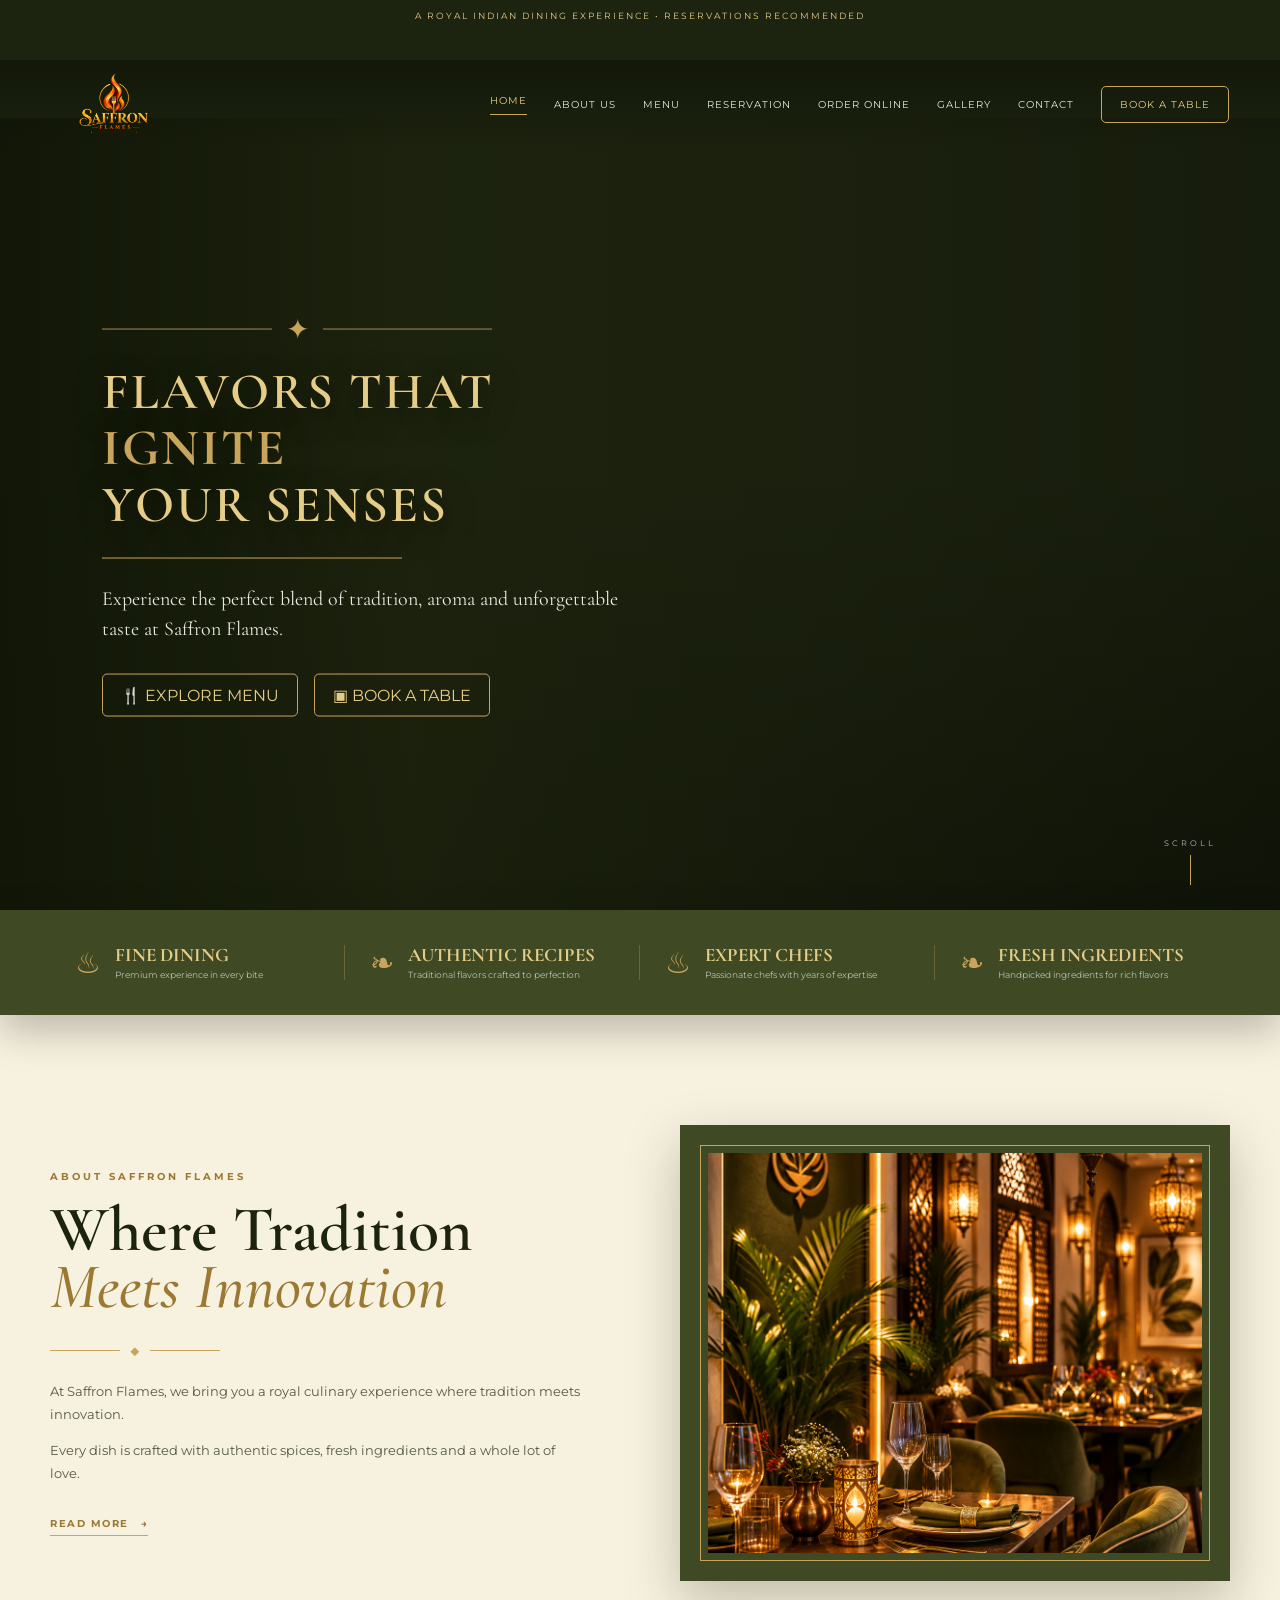
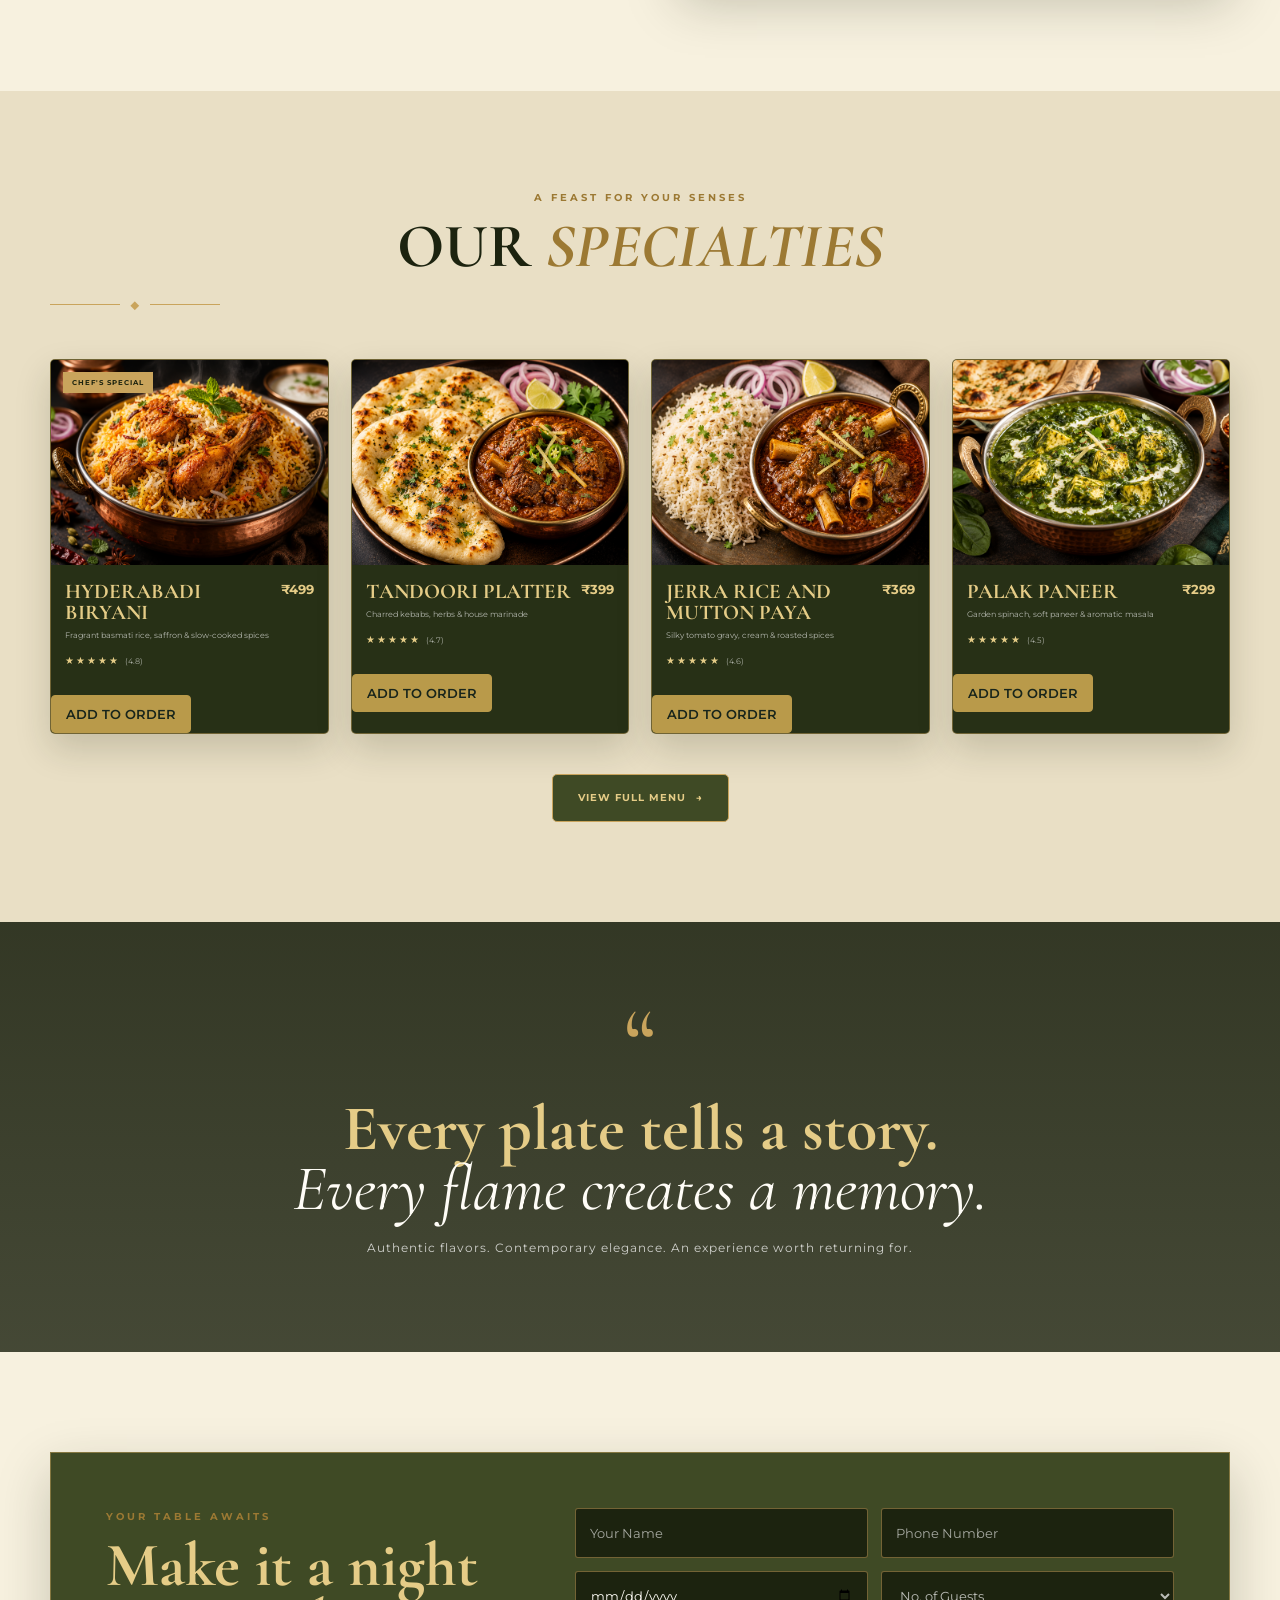
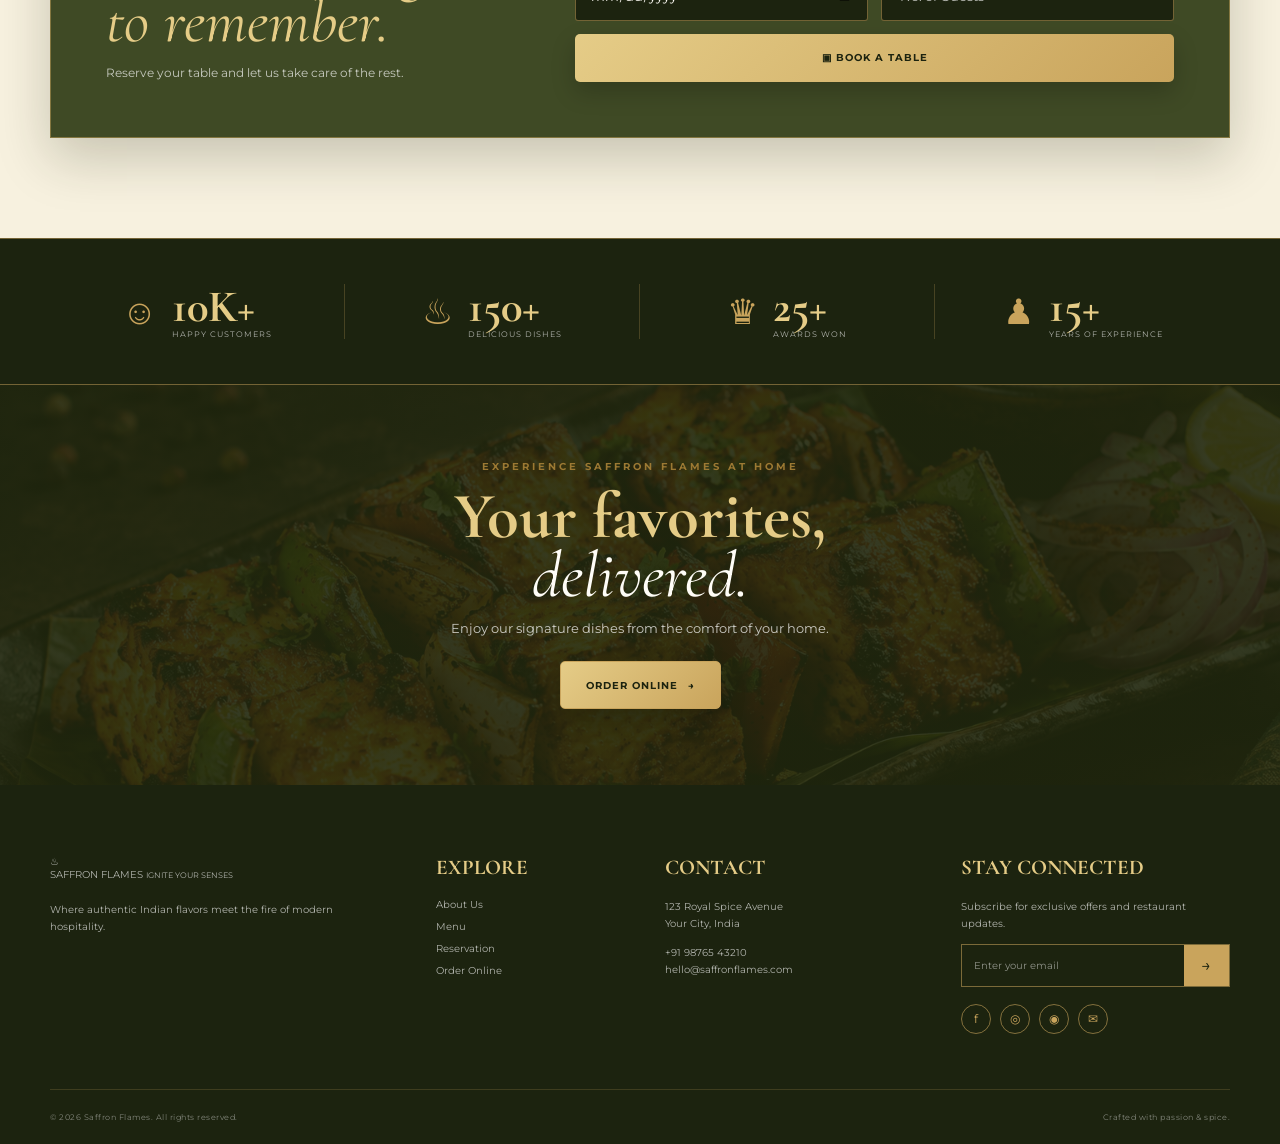
<file: index.html>
<!DOCTYPE html>
<html lang="en">
<head>
    <meta charset="UTF-8">
    <meta name="viewport" content="width=device-width, initial-scale=1.0">

    <title>Saffron Flames | Flavors That Ignite</title>

    <meta
        name="description"
        content="Saffron Flames — an unforgettable Indian dining experience where tradition meets innovation."
    >

    <!-- Google Fonts -->
    <link rel="preconnect" href="https://fonts.googleapis.com">
    <link rel="preconnect" href="https://fonts.gstatic.com" crossorigin>

    <link
        href="https://fonts.googleapis.com/css2?family=Cormorant+Garamond:wght@400;500;600;700&family=Montserrat:wght@400;500;600;700&display=swap"
        rel="stylesheet"
    >
    <link rel="icon" href="favicon.png" type="image/x-icon">
    <!-- Main CSS -->
    <link rel="stylesheet" href="style.css">
</head>

<body>

    <!-- =====================================================
         TOP ANNOUNCEMENT
    ====================================================== -->

    <div class="top-bar">
        A ROYAL INDIAN DINING EXPERIENCE • RESERVATIONS RECOMMENDED
    </div>


    <!-- =====================================================
         HEADER / NAVIGATION
    ====================================================== -->

    <header class="main-header" id="home">

        <nav class="navbar">
                    
  <!--               
     LOGO -->
    <a href="index.html" class="nav-logo">
    <img src="Saffron Flames Luxury Restaurant Logo.png" alt="Saffron Flames">
      </a>

            <!-- NAVIGATION -->
            <div class="nav-links">

                <a href="#home" class="active">HOME</a>

                <a href="about.html">
                    ABOUT US
                </a>

                <a href="menu.html"
                >
                    MENU
                </a>

                <a href="reservation.html">
                    RESERVATION
                </a>

                <a href="order.html">
                    ORDER ONLINE
                </a>

                <a href="gallery.html">
                    GALLERY
                </a>

                <a href="contact.html">
                    CONTACT
                </a>

                <a
                    href="reservation.html"
                    class="nav-book-btn"
                >
                    BOOK A TABLE
                </a>

            </div>


            <!-- MOBILE MENU -->
            <button
                class="menu-toggle"
                aria-label="Open menu"
            >
                <span></span>
                <span></span>
                <span></span>
            </button>

        </nav>


        <!-- =================================================
             HERO SECTION
        ================================================== -->

        <section class="hero">

            <video class="hero-video" autoplay muted loop playsinline>
        <source src="saffronflamshero.mp4" type="video/mp4">
         </video>

           <!-- Dark Overlay -->
            <div class="hero-overlay"></div>

            
            <!-- Hero Content -->
            <div class="hero-content">

                <div class="hero-decoration">

                    <span></span>

                    <i>✦</i>

                    <span></span>

                </div>


                <h1>

                    <span>FLAVORS THAT</span>

                    <strong>
                        IGNITE
                    </strong>

                    <span>YOUR SENSES</span>

                </h1>


                <div class="hero-line"></div>


                <p class="hero-description">

                    Experience the perfect blend of tradition,
                    aroma and unforgettable taste at
                    Saffron Flames.

                </p>


                <!-- Hero Buttons -->

                <div class="hero-buttons">

                    <a
                        href="menu.html"
                    class="nav-book-btn"
                    >
                        <span>🍴</span>
                        EXPLORE MENU
                    </a>


                    <a
                        href="reservation.html"
                    class="nav-book-btn"
                        
                    >
                        <span>▣</span>
                        BOOK A TABLE
                    </a>

                </div>

            </div>


            <!-- Scroll -->

            <div class="scroll-down">

                <span>SCROLL</span>

                <div></div>

            </div>

        </section>

    </header>



    <!-- =====================================================
         EXPERIENCE FEATURES
    ====================================================== -->

    <section class="experience">

        <div class="experience-container">


            <div class="experience-item">

                <div class="experience-icon">
                    ♨
                </div>

                <div>
                    <h3>
                        FINE DINING
                    </h3>

                    <p>
                        Premium experience
                        in every bite
                    </p>
                </div>

            </div>


            <div class="experience-item">

                <div class="experience-icon">
                    ❧
                </div>

                <div>
                    <h3>
                        AUTHENTIC RECIPES
                    </h3>

                    <p>
                        Traditional flavors
                        crafted to perfection
                    </p>
                </div>

            </div>


            <div class="experience-item">

                <div class="experience-icon">
                    ♨
                </div>

                <div>
                    <h3>
                        EXPERT CHEFS
                    </h3>

                    <p>
                        Passionate chefs
                        with years of expertise
                    </p>
                </div>

            </div>


            <div class="experience-item">

                <div class="experience-icon">
                    ❧
                </div>

                <div>
                    <h3>
                        FRESH INGREDIENTS
                    </h3>

                    <p>
                        Handpicked ingredients
                        for rich flavors
                    </p>
                </div>

            </div>


        </div>

    </section>



    <!-- =====================================================
         ABOUT SECTION
    ====================================================== -->

    <section
        class="about-section"
        id="about"
    >

        <div class="section-container">


            <div class="about-content">

                <p class="section-label">
                    ABOUT SAFFRON FLAMES
                </p>


                <h2>

                    Where Tradition

                    <em>
                        Meets Innovation
                    </em>

                </h2>


                <div class="gold-divider">

                    <span></span>
                    ◆
                    <span></span>

                </div>


                <p>

                    At Saffron Flames, we bring you a royal
                    culinary experience where tradition meets
                    innovation.

                </p>


                <p>

                    Every dish is crafted with authentic spices,
                    fresh ingredients and a whole lot of love.

                </p>


                <a
                    href="#gallery"
                    class="read-more"
                >
                    READ MORE
                    <span>→</span>
                </a>

            </div>


            <div class="about-image">

                <div class="about-image-frame">

                    <img
                        src="Golden Lanterns in a Green Dining Room.png"
                        alt="Saffron Flames chef preparing biryani"
                    >

                </div>

            </div>

        </div>

    </section>



    <!-- =====================================================
         SPECIALITIES / MENU
    ====================================================== -->

    <section
        class="specialties-section"
        id="menu"
    >

        <div class="section-container">


            <div class="section-heading">

                <p class="section-label">
                    A FEAST FOR YOUR SENSES
                </p>


                <h2>
                    OUR
                    <em>SPECIALTIES</em>
                </h2>


                <div class="gold-divider">

                    <span></span>
                    ◆
                    <span></span>

                </div>

            </div>


            <!-- DISH GRID -->

            <div class="dish-grid">


                <!-- DISH 1 -->

                <article class="dish-card">

                    <div class="dish-image">

                        <img
                            src="Steaming Copper Bowl of Chicken Biryani.png"
                            alt="Hyderabadi Biryani"
                        >

                        <span class="special-badge">
                            CHEF'S SPECIAL
                        </span>

                    </div>


                    <div class="dish-content">

                        <div>

                            <h3>
                                HYDERABADI BIRYANI
                            </h3>

                            <p>
                                Fragrant basmati rice,
                                saffron & slow-cooked spices
                            </p>

                        </div>


                        <strong>
                            ₹499
                        </strong>

                    </div>


                    <div class="rating">

                        ★★★★★

                        <small>
                            (4.8)
                        </small>

                    </div>

                </article>



                <!-- DISH 2 -->

                <article class="dish-card">

                    <div class="dish-image">

                        <img
                            src="Butter Naan with Rich Mutton Curry.png"
                            alt="Tandoori Platter"
                        >

                    </div>


                    <div class="dish-content">

                        <div>

                            <h3>
                                TANDOORI PLATTER
                            </h3>

                            <p>
                                Charred kebabs,
                                herbs & house marinade
                            </p>

                        </div>


                        <strong>
                            ₹399
                        </strong>

                    </div>


                    <div class="rating">

                        ★★★★★

                        <small>
                            (4.7)
                        </small>

                    </div>

                </article>



                <!-- DISH 3 -->

                <article class="dish-card">

                    <div class="dish-image">

                        <img
                            src="jerra rice paya.png"
                            alt="Jerra Rice and paya"
                        >

                    </div>


                    <div class="dish-content">

                        <div>

                            <h3>
                                JERRA RICE AND MUTTON PAYA
                            </h3>

                            <p>
                                Silky tomato gravy,
                                cream & roasted spices
                            </p>

                        </div>


                        <strong>
                            ₹369
                        </strong>

                    </div>


                    <div class="rating">

                        ★★★★★

                        <small>
                            (4.6)
                        </small>

                    </div>

                </article>



                <!-- DISH 4 -->

                <article class="dish-card">

                    <div class="dish-image">

                        <img
                            src="Palak panner.png"
                            alt="Palak Paneer"
                        >

                    </div>


                    <div class="dish-content">

                        <div>

                            <h3>
                                PALAK PANEER
                            </h3>

                            <p>
                                Garden spinach,
                                soft paneer & aromatic masala
                            </p>

                        </div>


                        <strong>
                            ₹299
                        </strong>

                    </div>


                    <div class="rating">

                        ★★★★★

                        <small>
                            (4.5)
                        </small>

                    </div>

                </article>


            </div>


            <div class="menu-button-container">

                <a
                    href="#order"
                    class="dark-button"
                >
                    VIEW FULL MENU
                    <span>→</span>
                </a>

            </div>

        </div>

    </section>



    <!-- =====================================================
         QUOTE / GALLERY SECTION
    ====================================================== -->

    <section
        class="quote-section"
        id="gallery"
    >

        <div class="quote-background"></div>

        <div class="quote-overlay"></div>


        <div class="quote-content">

            <span class="quote-mark">
                “
            </span>


            <h2>

                Every plate tells a story.

                <em>
                    Every flame creates a memory.
                </em>

            </h2>


            <p>

                Authentic flavors.
                Contemporary elegance.
                An experience worth returning for.

            </p>

        </div>

    </section>



    <!-- =====================================================
         RESERVATION
    ====================================================== -->

    <section
        class="reservation-section"
        id="reservation"
    >

        <div class="reservation-container">


            <div class="reservation-heading">

                <p class="section-label">
                    YOUR TABLE AWAITS
                </p>


                <h2>

                    Make it a night

                    <em>
                        to remember.
                    </em>

                </h2>


                <p>

                    Reserve your table and
                    let us take care of the rest.

                </p>

            </div>


            <form
                class="reservation-form"
                id="reservationForm"
            >

                <input
                    type="text"
                    placeholder="Your Name"
                    required
                >


                <input
                    type="tel"
                    placeholder="Phone Number"
                    required
                >


                <input
                    type="date"
                    required
                >


                <select required>

                    <option value="">
                        No. of Guests
                    </option>

                    <option>
                        2 Guests
                    </option>

                    <option>
                        3 Guests
                    </option>

                    <option>
                        4 Guests
                    </option>

                    <option>
                        5 Guests
                    </option>

                    <option>
                        6+ Guests
                    </option>

                </select>


                <button
                    type="submit"
                    class="gold-button"
                >
                    ▣
                    BOOK A TABLE
                </button>

            </form>

        </div>

    </section>



    <!-- =====================================================
         STATISTICS
    ====================================================== -->

    <section class="statistics">

        <div class="statistics-container">


            <div class="stat">

                <div class="stat-icon">
                    ☺
                </div>

                <div>

                    <strong>
                        10K+
                    </strong>

                    <span>
                        HAPPY CUSTOMERS
                    </span>

                </div>

            </div>


            <div class="stat">

                <div class="stat-icon">
                    ♨
                </div>

                <div>

                    <strong>
                        150+
                    </strong>

                    <span>
                        DELICIOUS DISHES
                    </span>

                </div>

            </div>


            <div class="stat">

                <div class="stat-icon">
                    ♛
                </div>

                <div>

                    <strong>
                        25+
                    </strong>

                    <span>
                        AWARDS WON
                    </span>

                </div>

            </div>


            <div class="stat">

                <div class="stat-icon">
                    ♟
                </div>

                <div>

                    <strong>
                        15+
                    </strong>

                    <span>
                        YEARS OF EXPERIENCE
                    </span>

                </div>

            </div>


        </div>

    </section>



    <!-- =====================================================
         ORDER ONLINE SECTION
    ====================================================== -->

    <section
        class="order-section"
        id="order"
    >

        <div class="order-content">

            <p class="section-label">
                EXPERIENCE SAFFRON FLAMES AT HOME
            </p>


            <h2>

                Your favorites,

                <em>
                    delivered.
                </em>

            </h2>


            <p>

                Enjoy our signature dishes
                from the comfort of your home.

            </p>


            <a
                href="#menu"
                class="gold-button"
            >
                ORDER ONLINE
                <span>→</span>
            </a>

        </div>

    </section>



    <!-- =====================================================
         FOOTER
    ====================================================== -->

    <footer
        class="footer"
        id="contact"
    >

        <div class="footer-container">


            <!-- BRAND -->

            <div class="footer-column footer-brand">

                <a
                    href="#home"
                    class="logo"
                >

                    <div class="logo-icon">
                        ♨
                    </div>

                    <div class="logo-text">

                        <span class="logo-main">
                            SAFFRON
                        </span>

                        <span class="logo-sub">
                            FLAMES
                        </span>

                        <small>
                            IGNITE YOUR SENSES
                        </small>

                    </div>

                </a>


                <p>

                    Where authentic Indian flavors
                    meet the fire of modern hospitality.

                </p>

            </div>



            <!-- EXPLORE -->

            <div class="footer-column">

                <h3>
                    EXPLORE
                </h3>

                <a href="#about">
                    About Us
                </a>

                <a href="#menu">
                    Menu
                </a>

                <a href="#reservation">
                    Reservation
                </a>

                <a href="#order">
                    Order Online
                </a>

            </div>



            <!-- CONTACT -->

            <div class="footer-column">

                <h3>
                    CONTACT
                </h3>

                <p>
                    123 Royal Spice Avenue
                    <br>
                    Your City, India
                </p>

                <p>
                    +91 98765 43210
                    <br>
                    hello@saffronflames.com
                </p>

            </div>



            <!-- NEWSLETTER -->

            <div class="footer-column">

                <h3>
                    STAY CONNECTED
                </h3>

                <p>
                    Subscribe for exclusive offers
                    and restaurant updates.
                </p>


                <form class="newsletter">

                    <input
                        type="email"
                        placeholder="Enter your email"
                        required
                    >

                    <button type="submit">
                        →
                    </button>

                </form>


                <div class="social-icons">

                    <a href="#">
                        f
                    </a>

                    <a href="#">
                        ◎
                    </a>

                    <a href="#">
                        ◉
                    </a>

                    <a href="#">
                        ✉
                    </a>

                </div>

            </div>

        </div>


        <!-- FOOTER BOTTOM -->

        <div class="footer-bottom">

            <span>
                © 2026 Saffron Flames.
                All rights reserved.
            </span>

            <span>
                Crafted with passion & spice.
            </span>

        </div>

    </footer>


    <!-- =====================================================
         JAVASCRIPT
    ====================================================== -->

    <script src="script.js"></script>

</body>
</html>
</file>
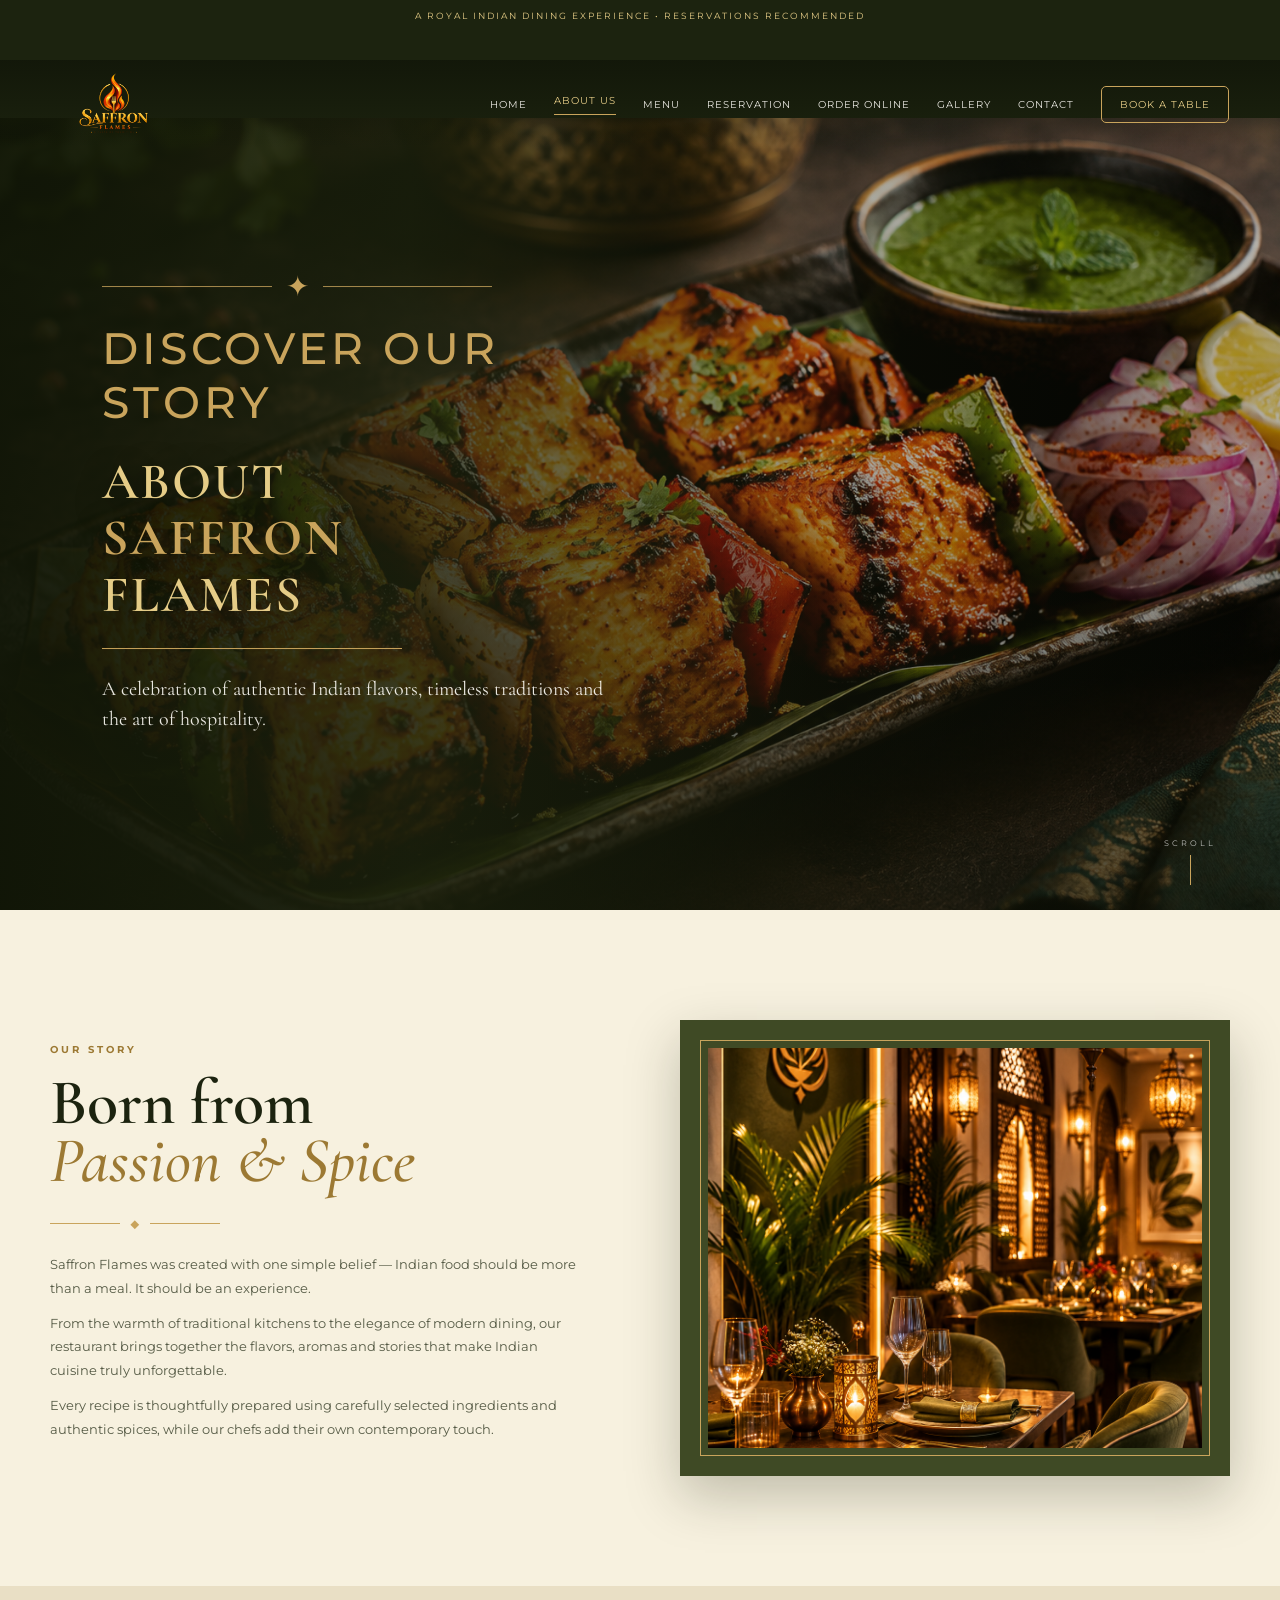
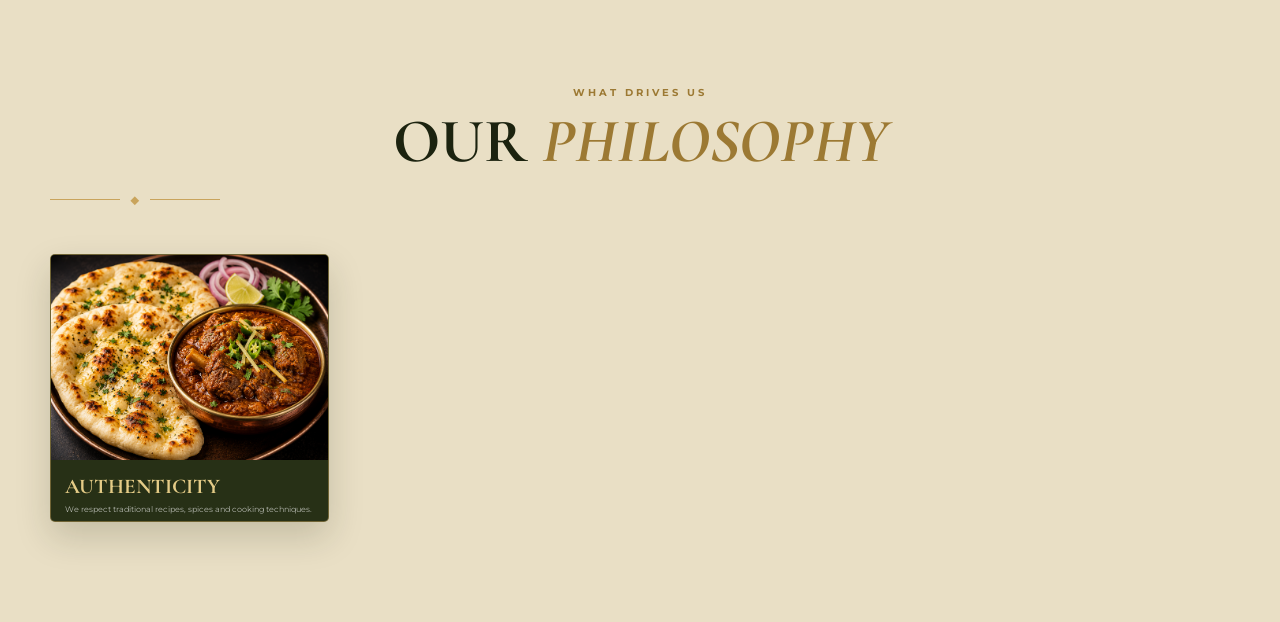
<file: about.html>
<!DOCTYPE html>
<html lang="en">
<head>
    <meta charset="UTF-8">
    <meta name="viewport" content="width=device-width, initial-scale=1.0">

    <title>About Us | Saffron Flames</title>

    <meta
        name="description"
        content="Discover the story, passion and culinary philosophy behind Saffron Flames."
    >

    <!-- Google Fonts -->
    <link rel="preconnect" href="https://fonts.googleapis.com">
    <link rel="preconnect" href="https://fonts.gstatic.com" crossorigin>

    <link
        href="https://fonts.googleapis.com/css2?family=Cormorant+Garamond:wght@400;500;600;700&family=Montserrat:wght@400;500;600;700&display=swap"
        rel="stylesheet"
    >

    <!-- Main CSS -->
    <link rel="stylesheet" href="style.css">
</head>

<body>

    <!-- =====================================================
         TOP BAR
    ====================================================== -->

    <div class="top-bar">
        A ROYAL INDIAN DINING EXPERIENCE • RESERVATIONS RECOMMENDED
    </div>


    <!-- =====================================================
         HEADER / NAVIGATION
    ====================================================== -->

    <header class="main-header">

        <nav class="navbar">

            <!-- LOGO -->

             <a href="index.html" class="nav-logo">
    <img src="Saffron Flames Luxury Restaurant Logo.png" alt="Saffron Flames">
      </a>

                

            </a>



            </a>


            <!-- NAVIGATION -->

            <div class="nav-links">

                <a href="index.html">
                    HOME
                </a>

                <a href="about.html" class="active">
                    ABOUT US
                </a>

                <a href="menu.html">
                    MENU
                </a>

                <a href="reservation.html">
                    RESERVATION
                </a>

                <a href="order.html">
                    ORDER ONLINE
                </a>

                <a href="gallery.html">
                    GALLERY
                </a>

                <a href="contact.html">
                    CONTACT
                </a>

                <a
                    href="reservation.html"
                    class="nav-book-btn"
                >
                    BOOK A TABLE
                </a>

            </div>


            <!-- MOBILE MENU -->

            <button
                class="menu-toggle"
                aria-label="Open menu"
            >
                <span></span>
                <span></span>
                <span></span>
            </button>

        </nav>


        <!-- =================================================
             ABOUT HERO
        ================================================== -->

        <section class="hero about-hero">

            <div class="hero-background"></div>

            <div class="hero-overlay"></div>


            <div class="hero-content">

                <div class="hero-decoration">

                    <span></span>

                    <i>✦</i>

                    <span></span>

                </div>


                <p class="hero-small-title">
                    DISCOVER OUR STORY
                </p>


                <h1>

                    <span>ABOUT</span>

                    <strong>
                        SAFFRON
                    </strong>

                    <span>FLAMES</span>

                </h1>


                <div class="hero-line"></div>


                <p class="hero-description">

                    A celebration of authentic Indian flavors,
                    timeless traditions and the art of hospitality.

                </p>

            </div>


            <div class="scroll-down">

                <span>SCROLL</span>

                <div></div>

            </div>

        </section>

    </header>



    <!-- =====================================================
         OUR STORY
    ====================================================== -->

    <section class="about-section">

        <div class="section-container">


            <div class="about-content">

                <p class="section-label">
                    OUR STORY
                </p>


                <h2>

                    Born from

                    <em>
                        Passion & Spice
                    </em>

                </h2>


                <div class="gold-divider">

                    <span></span>
                    ◆
                    <span></span>

                </div>


                <p>

                    Saffron Flames was created with one simple
                    belief — Indian food should be more than
                    a meal. It should be an experience.

                </p>


                <p>

                    From the warmth of traditional kitchens
                    to the elegance of modern dining, our
                    restaurant brings together the flavors,
                    aromas and stories that make Indian cuisine
                    truly unforgettable.

                </p>


                <p>

                    Every recipe is thoughtfully prepared using
                    carefully selected ingredients and authentic
                    spices, while our chefs add their own
                    contemporary touch.

                </p>

            </div>


            <div class="about-image">

                <div class="about-image-frame">

                    <img
                        src="Golden Lanterns in a Green Dining Room.png"
                        alt="Chef preparing a traditional Indian dish"
                    >

                </div>

            </div>

        </div>

    </section>



    <!-- =====================================================
         OUR PHILOSOPHY
    ====================================================== -->

    <section class="specialties-section">

        <div class="section-container">


            <div class="section-heading">

                <p class="section-label">
                    WHAT DRIVES US
                </p>


                <h2>

                    OUR

                    <em>
                        PHILOSOPHY
                    </em>

                </h2>


                <div class="gold-divider">

                    <span></span>
                    ◆
                    <span></span>

                </div>

            </div>


            <div class="dish-grid">


                <!-- CARD 1 -->

                <article class="dish-card">

                    <div class="dish-image">

                        <img src="Butter Naan with Rich Mutton Curry.png"
                    
                            alt="Authentic Indian cooking"
                        >

                    </div>


                    <div class="dish-content">

                        <div>

                            <h3>
                                AUTHENTICITY
                            </h3>

                            <p>
                                We respect traditional recipes,
                                spices and cooking techniques.
                            </p>

                        </div>

                    </div>

                </article>



                <!-- CARD 2 -->

                <article
</file>
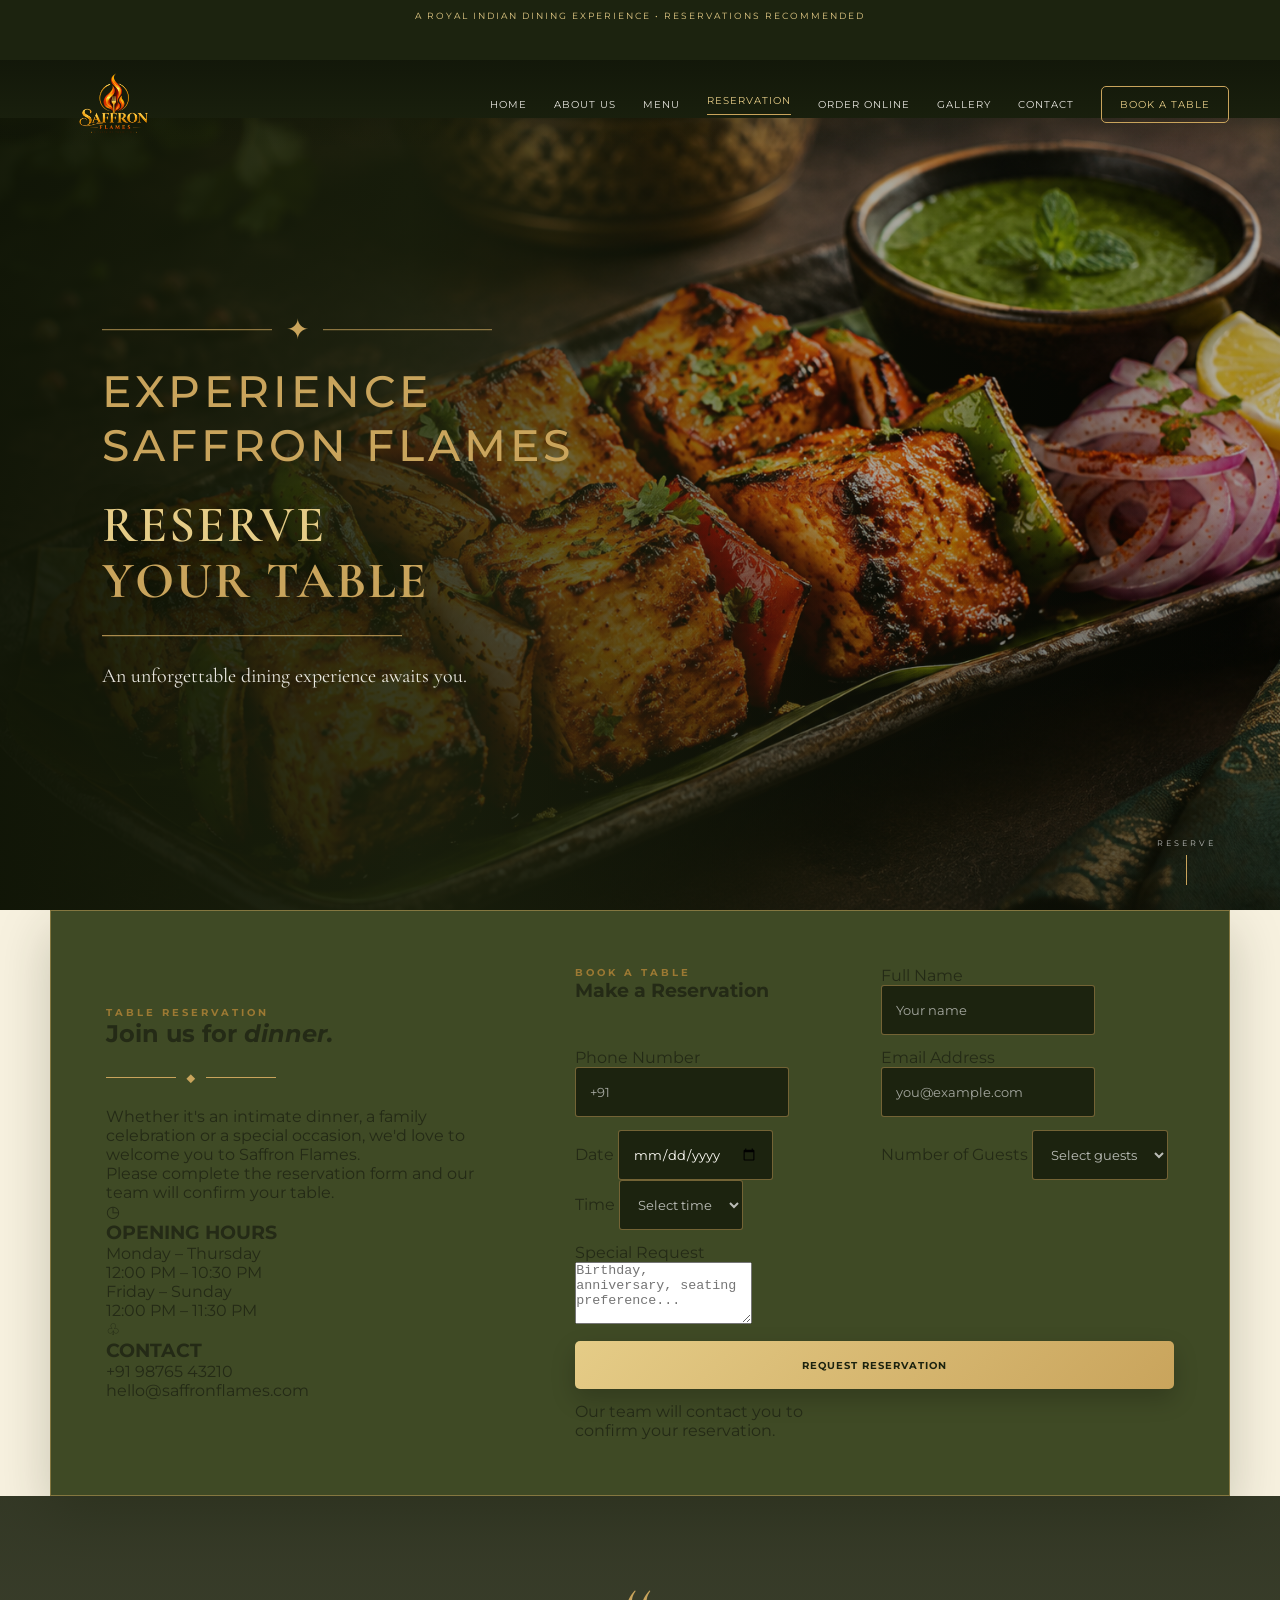
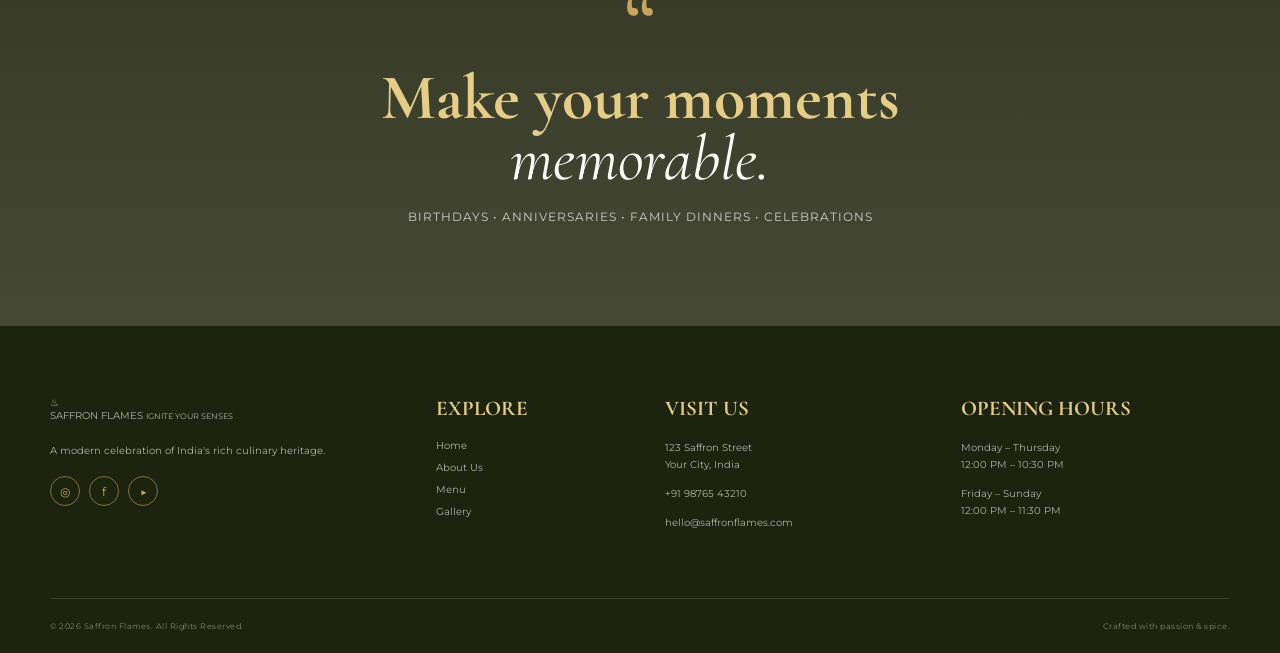
<file: contact.html>
<!DOCTYPE html>
<html lang="en">
<head>
    <meta charset="UTF-8">
    <meta name="viewport" content="width=device-width, initial-scale=1.0">

    <title>Reservations | Saffron Flames</title>

    <meta
        name="description"
        content="Reserve your table at Saffron Flames and experience authentic Indian cuisine."
    >

    <!-- GOOGLE FONTS -->
    <link rel="preconnect" href="https://fonts.googleapis.com">
    <link rel="preconnect" href="https://fonts.gstatic.com" crossorigin>

    <link
        href="https://fonts.googleapis.com/css2?family=Cormorant+Garamond:wght@400;500;600;700&family=Montserrat:wght@400;500;600;700&display=swap"
        rel="stylesheet"
    >

    <!-- MAIN CSS -->
    <link rel="stylesheet" href="style.css">
</head>

<body>


<!-- =====================================================
     TOP BAR
===================================================== -->

<div class="top-bar">
    A ROYAL INDIAN DINING EXPERIENCE • RESERVATIONS RECOMMENDED
</div>



<!-- =====================================================
     NAVIGATION
===================================================== -->

<header class="main-header">

    <nav class="navbar">
  
             <!---LOGO--->

           <a href="index.html" class="nav-logo">
    <img src="Saffron Flames Luxury Restaurant Logo.png" alt="Saffron Flames">
      </a>


        <div class="nav-links">

            <a href="index.html">
                HOME
            </a>

            <a href="about.html">
                ABOUT US
            </a>

            <a href="menu.html">
                MENU
            </a>

            <a href="reservation.html" class="active">
                RESERVATION
            </a>

            <a href="order.html">
                ORDER ONLINE
            </a>

            <a href="gallery.html">
                GALLERY
            </a>

            <a href="contact.html">
                CONTACT
            </a>

            <a href="reservation.html" class="nav-book-btn">
                BOOK A TABLE
            </a>

        </div>


        <button
            class="menu-toggle"
            aria-label="Open navigation menu"
        >
            <span></span>
            <span></span>
            <span></span>
        </button>

    </nav>



<!-- =====================================================
     RESERVATION HERO
===================================================== -->

<section class="hero reservation-hero">

    <div class="hero-background"></div>

    <div class="hero-overlay"></div>


    <div class="hero-content">

        <div class="hero-decoration">

            <span></span>
            <i>✦</i>
            <span></span>

        </div>


        <p class="hero-small-title">
            EXPERIENCE SAFFRON FLAMES
        </p>


        <h1>

            <span>RESERVE</span>

            <strong>
                YOUR TABLE
            </strong>

        </h1>


        <div class="hero-line"></div>


        <p class="hero-description">

            An unforgettable dining experience
            awaits you.

        </p>

    </div>


    <div class="scroll-down">

        <span>RESERVE</span>

        <div></div>

    </div>

</section>

</header>



<!-- =====================================================
     RESERVATION SECTION
===================================================== -->

<section class="reservation-page">

    <div class="reservation-container">


        <!-- LEFT CONTENT -->

        <div class="reservation-info">

            <p class="section-label">
                TABLE RESERVATION
            </p>


            <h2>

                Join us for

                <em>
                    dinner.
                </em>

            </h2>


            <div class="gold-divider">

                <span></span>
                ◆
                <span></span>

            </div>


            <p>

                Whether it's an intimate dinner, a family
                celebration or a special occasion, we'd love
                to welcome you to Saffron Flames.

            </p>


            <p>

                Please complete the reservation form and
                our team will confirm your table.

            </p>


            <div class="reservation-details">


                <div class="detail-item">

                    <span class="detail-icon">
                        ◷
                    </span>

                    <div>

                        <h3>
                            OPENING HOURS
                        </h3>

                        <p>
                            Monday – Thursday<br>
                            12:00 PM – 10:30 PM
                        </p>

                        <p>
                            Friday – Sunday<br>
                            12:00 PM – 11:30 PM
                        </p>

                    </div>

                </div>



                <div class="detail-item">

                    <span class="detail-icon">
                        ♧
                    </span>

                    <div>

                        <h3>
                            CONTACT
                        </h3>

                        <p>
                            +91 98765 43210
                        </p>

                        <p>
                            hello@saffronflames.com
                        </p>

                    </div>

                </div>


            </div>

        </div>



        <!-- RESERVATION FORM -->

        <div class="reservation-form-wrapper">

            <form
                class="reservation-form"
                id="reservationForm"
            >

                <div class="form-heading">

                    <p class="section-label">
                        BOOK A TABLE
                    </p>

                    <h3>
                        Make a Reservation
                    </h3>

                </div>


                <!-- NAME -->

                <div class="form-group">

                    <label for="guestName">
                        Full Name
                    </label>

                    <input
                        type="text"
                        id="guestName"
                        name="guestName"
                        placeholder="Your name"
                        required
                    >

                </div>



                <!-- PHONE -->

                <div class="form-group">

                    <label for="guestPhone">
                        Phone Number
                    </label>

                    <input
                        type="tel"
                        id="guestPhone"
                        name="guestPhone"
                        placeholder="+91"
                        required
                    >

                </div>



                <!-- EMAIL -->

                <div class="form-group">

                    <label for="guestEmail">
                        Email Address
                    </label>

                    <input
                        type="email"
                        id="guestEmail"
                        name="guestEmail"
                        placeholder="you@example.com"
                    >

                </div>



                <!-- DATE + TIME -->

                <div class="form-row">


                    <div class="form-group">

                        <label for="reservationDate">
                            Date
                        </label>

                        <input
                            type="date"
                            id="reservationDate"
                            name="reservationDate"
                            required
                        >

                    </div>


                    <div class="form-group">

                        <label for="reservationTime">
                            Time
                        </label>

                        <select
                            id="reservationTime"
                            name="reservationTime"
                            required
                        >

                            <option value="">
                                Select time
                            </option>

                            <option>
                                12:00 PM
                            </option>

                            <option>
                                12:30 PM
                            </option>

                            <option>
                                1:00 PM
                            </option>

                            <option>
                                1:30 PM
                            </option>

                            <option>
                                2:00 PM
                            </option>

                            <option>
                                6:00 PM
                            </option>

                            <option>
                                6:30 PM
                            </option>

                            <option>
                                7:00 PM
                            </option>

                            <option>
                                7:30 PM
                            </option>

                            <option>
                                8:00 PM
                            </option>

                            <option>
                                8:30 PM
                            </option>

                            <option>
                                9:00 PM
                            </option>

                            <option>
                                9:30 PM
                            </option>

                            <option>
                                10:00 PM
                            </option>

                        </select>

                    </div>

                </div>



                <!-- GUESTS -->

                <div class="form-group">

                    <label for="guestCount">
                        Number of Guests
                    </label>

                    <select
                        id="guestCount"
                        name="guestCount"
                        required
                    >

                        <option value="">
                            Select guests
                        </option>

                        <option>
                            1 Guest
                        </option>

                        <option>
                            2 Guests
                        </option>

                        <option>
                            3 Guests
                        </option>

                        <option>
                            4 Guests
                        </option>

                        <option>
                            5 Guests
                        </option>

                        <option>
                            6 Guests
                        </option>

                        <option>
                            7 Guests
                        </option>

                        <option>
                            8 Guests
                        </option>

                        <option>
                            9+ Guests
                        </option>

                    </select>

                </div>



                <!-- SPECIAL REQUEST -->

                <div class="form-group">

                    <label for="specialRequest">
                        Special Request
                    </label>

                    <textarea
                        id="specialRequest"
                        name="specialRequest"
                        rows="4"
                        placeholder="Birthday, anniversary, seating preference..."
                    ></textarea>

                </div>



                <!-- SUBMIT -->

                <button
                    type="submit"
                    class="gold-button reservation-submit"
                >
                    REQUEST RESERVATION
                </button>


                <p class="form-note">

                    Our team will contact you to confirm
                    your reservation.

                </p>


                <!-- SUCCESS MESSAGE -->

                <div
                    id="reservationMessage"
                    class="reservation-message"
                ></div>

            </form>

        </div>

    </div>

</section>



<!-- =====================================================
     SPECIAL OCCASIONS
===================================================== -->

<section class="quote-section">

    <div class="quote-background"></div>

    <div class="quote-overlay"></div>


    <div class="quote-content">

        <div class="quote-mark">
            “
        </div>


        <h2>

            Make your moments

            <em>
                memorable.
            </em>

        </h2>


        <p>
            BIRTHDAYS • ANNIVERSARIES • FAMILY DINNERS • CELEBRATIONS
        </p>

    </div>

</section>



<!-- =====================================================
     FOOTER
===================================================== -->

<footer class="footer">

    <div class="footer-container">


        <!-- BRAND -->

        <div class="footer-column footer-brand">

            <a href="index.html" class="logo">

                <div class="logo-icon">
                    ♨
                </div>

                <div class="logo-text">

                    <span class="logo-main">
                        SAFFRON
                    </span>

                    <span class="logo-sub">
                        FLAMES
                    </span>

                    <small>
                        IGNITE YOUR SENSES
                    </small>

                </div>

            </a>


            <p>
                A modern celebration of India's rich
                culinary heritage.
            </p>


            <div class="social-icons">

                <a href="#" aria-label="Instagram">
                    ◎
                </a>

                <a href="#" aria-label="Facebook">
                    f
                </a>

                <a href="#" aria-label="YouTube">
                    ▶
                </a>

            </div>

        </div>



        <!-- EXPLORE -->

        <div class="footer-column">

            <h3>
                EXPLORE
            </h3>

            <a href="index.html">
                Home
            </a>

            <a href="about.html">
                About Us
            </a>

            <a href="menu.html">
                Menu
            </a>

            <a href="gallery.html">
                Gallery
            </a>

        </div>



        <!-- CONTACT -->

        <div class="footer-column">

            <h3>
                VISIT US
            </h3>

            <p>
                123 Saffron Street<br>
                Your City, India
            </p>

            <p>
                +91 98765 43210
            </p>

            <p>
                hello@saffronflames.com
            </p>

        </div>



        <!-- HOURS -->

        <div class="footer-column">

            <h3>
                OPENING HOURS
            </h3>

            <p>
                Monday – Thursday<br>
                12:00 PM – 10:30 PM
            </p>

            <p>
                Friday – Sunday<br>
                12:00 PM – 11:30 PM
            </p>

        </div>

    </div>



    <div class="footer-bottom">

        <span>
            © 2026 Saffron Flames. All Rights Reserved.
        </span>

        <span>
            Crafted with passion &amp; spice.
        </span>

    </div>

</footer>



<!-- JAVASCRIPT -->

<script src="script.js"></script>

</body>
</html>
</file>
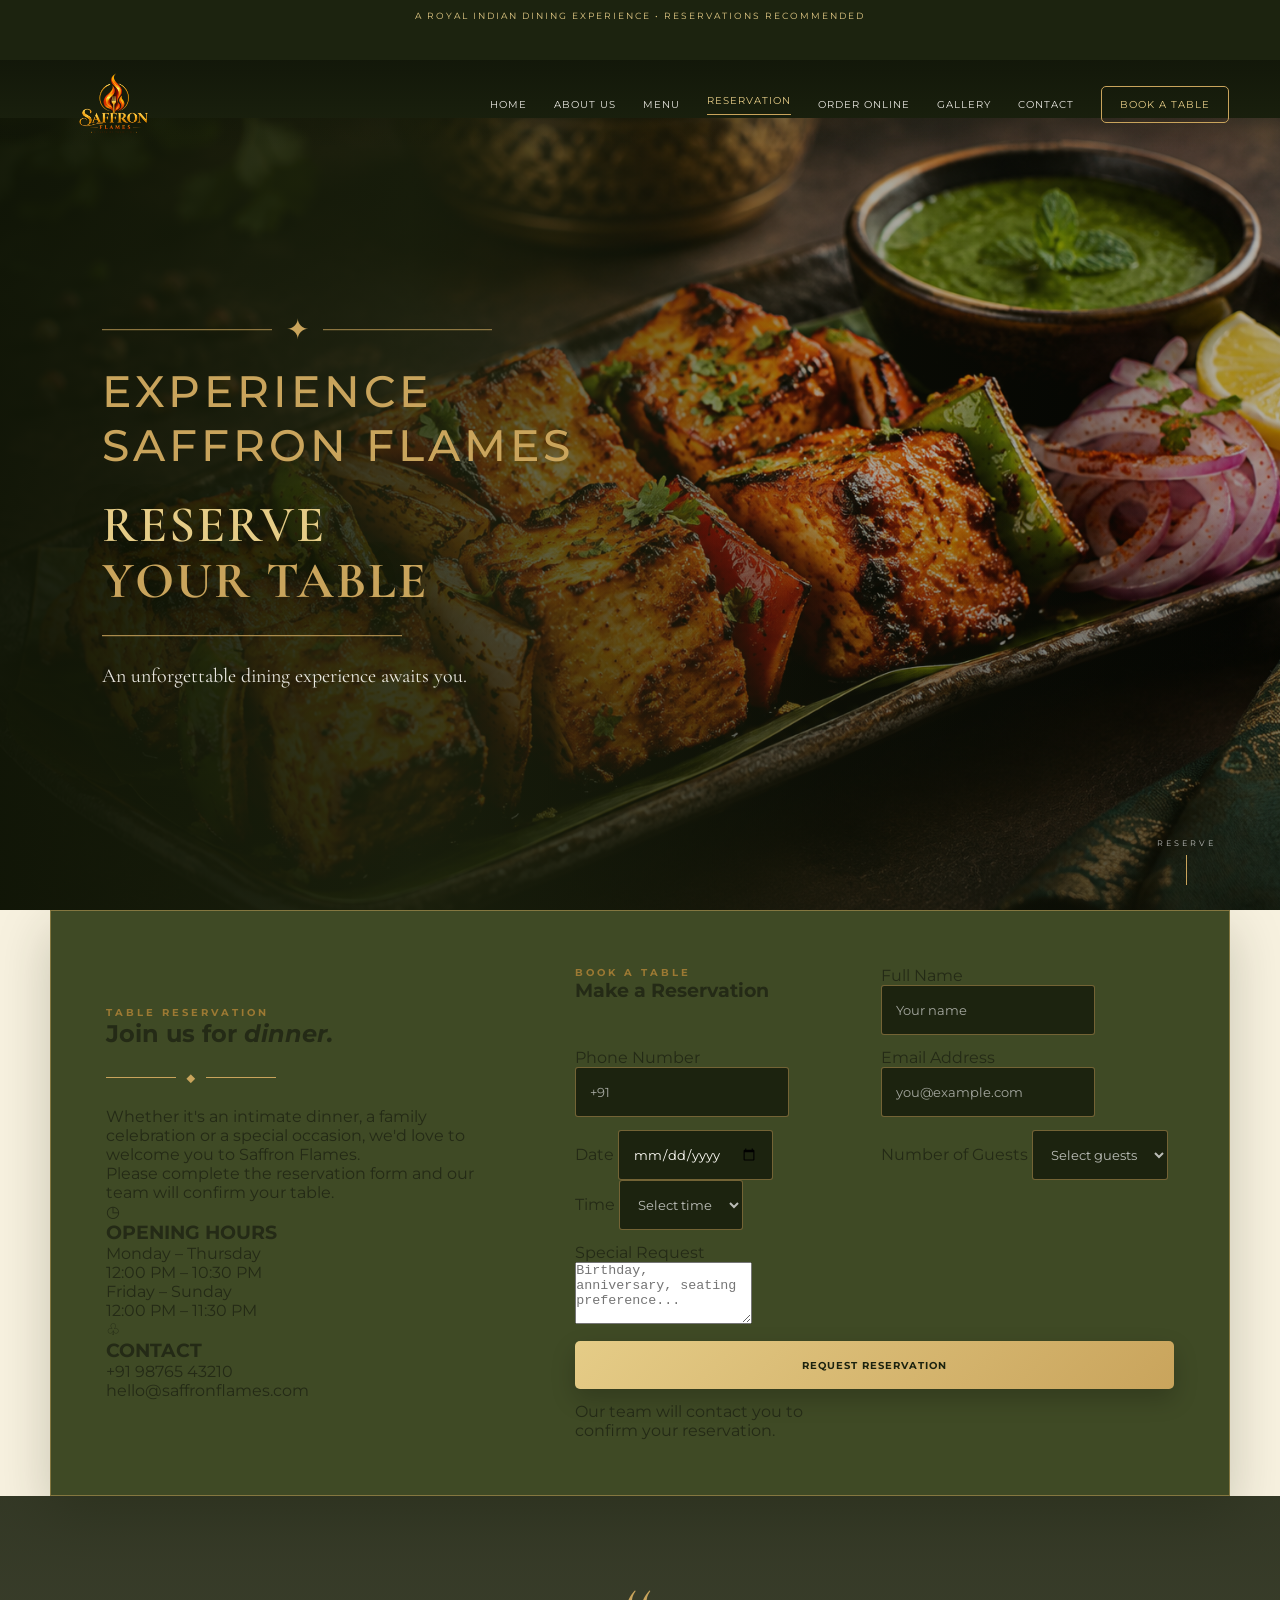
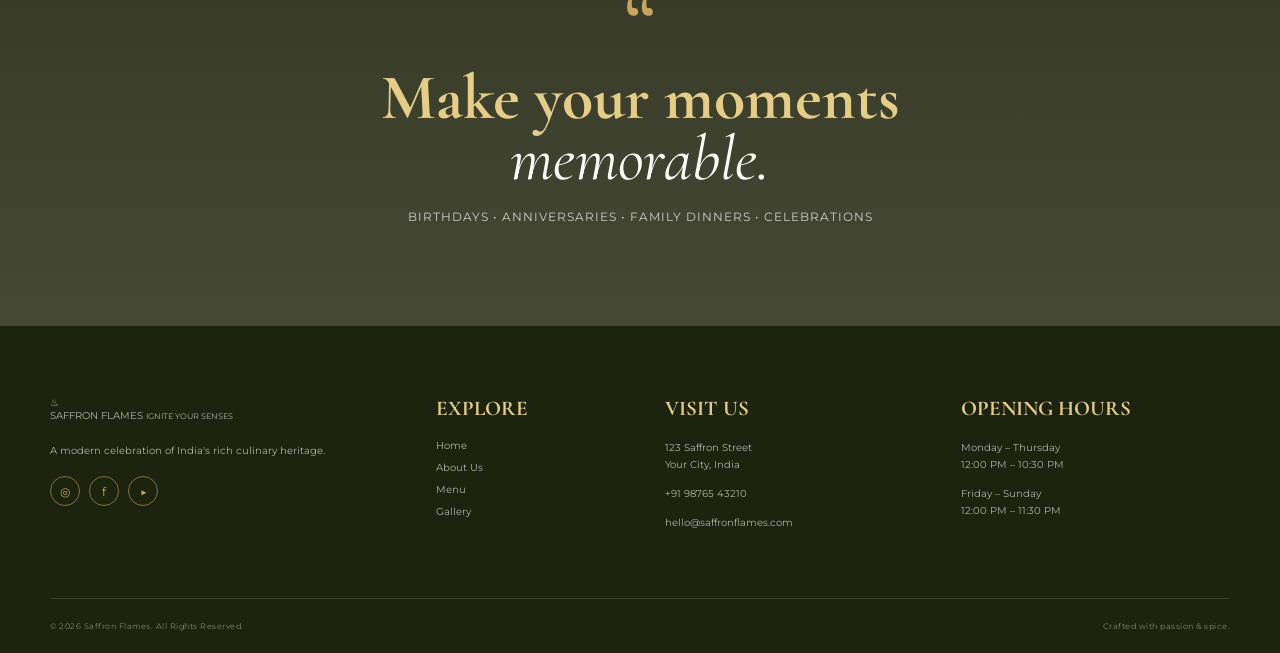
<file: reservation.html>
<!DOCTYPE html>
<html lang="en">
<head>
    <meta charset="UTF-8">
    <meta name="viewport" content="width=device-width, initial-scale=1.0">

    <title>Reservations | Saffron Flames</title>

    <meta
        name="description"
        content="Reserve your table at Saffron Flames and experience authentic Indian cuisine."
    >

    <!-- GOOGLE FONTS -->
    <link rel="preconnect" href="https://fonts.googleapis.com">
    <link rel="preconnect" href="https://fonts.gstatic.com" crossorigin>

    <link
        href="https://fonts.googleapis.com/css2?family=Cormorant+Garamond:wght@400;500;600;700&family=Montserrat:wght@400;500;600;700&display=swap"
        rel="stylesheet"
    >

    <!-- MAIN CSS -->
    <link rel="stylesheet" href="style.css">
</head>

<body>


<!-- =====================================================
     TOP BAR
===================================================== -->

<div class="top-bar">
    A ROYAL INDIAN DINING EXPERIENCE • RESERVATIONS RECOMMENDED
</div>



<!-- =====================================================
     NAVIGATION
===================================================== -->

<header class="main-header">

    <nav class="navbar">
  
             <!---LOGO--->

           <a href="index.html" class="nav-logo">
    <img src="Saffron Flames Luxury Restaurant Logo.png" alt="Saffron Flames">
      </a>


        <div class="nav-links">

            <a href="index.html">
                HOME
            </a>

            <a href="about.html">
                ABOUT US
            </a>

            <a href="menu.html">
                MENU
            </a>

            <a href="reservation.html" class="active">
                RESERVATION
            </a>

            <a href="order.html">
                ORDER ONLINE
            </a>

            <a href="gallery.html">
                GALLERY
            </a>

            <a href="contact.html">
                CONTACT
            </a>

            <a href="reservation.html" class="nav-book-btn">
                BOOK A TABLE
            </a>

        </div>


        <button
            class="menu-toggle"
            aria-label="Open navigation menu"
        >
            <span></span>
            <span></span>
            <span></span>
        </button>

    </nav>



<!-- =====================================================
     RESERVATION HERO
===================================================== -->

<section class="hero reservation-hero">

    <div class="hero-background"></div>

    <div class="hero-overlay"></div>


    <div class="hero-content">

        <div class="hero-decoration">

            <span></span>
            <i>✦</i>
            <span></span>

        </div>


        <p class="hero-small-title">
            EXPERIENCE SAFFRON FLAMES
        </p>


        <h1>

            <span>RESERVE</span>

            <strong>
                YOUR TABLE
            </strong>

        </h1>


        <div class="hero-line"></div>


        <p class="hero-description">

            An unforgettable dining experience
            awaits you.

        </p>

    </div>


    <div class="scroll-down">

        <span>RESERVE</span>

        <div></div>

    </div>

</section>

</header>



<!-- =====================================================
     RESERVATION SECTION
===================================================== -->

<section class="reservation-page">

    <div class="reservation-container">


        <!-- LEFT CONTENT -->

        <div class="reservation-info">

            <p class="section-label">
                TABLE RESERVATION
            </p>


            <h2>

                Join us for

                <em>
                    dinner.
                </em>

            </h2>


            <div class="gold-divider">

                <span></span>
                ◆
                <span></span>

            </div>


            <p>

                Whether it's an intimate dinner, a family
                celebration or a special occasion, we'd love
                to welcome you to Saffron Flames.

            </p>


            <p>

                Please complete the reservation form and
                our team will confirm your table.

            </p>


            <div class="reservation-details">


                <div class="detail-item">

                    <span class="detail-icon">
                        ◷
                    </span>

                    <div>

                        <h3>
                            OPENING HOURS
                        </h3>

                        <p>
                            Monday – Thursday<br>
                            12:00 PM – 10:30 PM
                        </p>

                        <p>
                            Friday – Sunday<br>
                            12:00 PM – 11:30 PM
                        </p>

                    </div>

                </div>



                <div class="detail-item">

                    <span class="detail-icon">
                        ♧
                    </span>

                    <div>

                        <h3>
                            CONTACT
                        </h3>

                        <p>
                            +91 98765 43210
                        </p>

                        <p>
                            hello@saffronflames.com
                        </p>

                    </div>

                </div>


            </div>

        </div>



        <!-- RESERVATION FORM -->

        <div class="reservation-form-wrapper">

            <form
            class="reservation-form"
            id="reservationForm"
            action="https://formsubmit.co/nikhithalasya50@gmail.com"
            method="POST"
>
           <input type="hidden" name="_subject"
           value="New Table Reservation - Saffron Flames">
           <input type="hidden" name="_template" value="table">

                <div class="form-heading">

                    <p class="section-label">
                        BOOK A TABLE
                    </p>

                    <h3>
                        Make a Reservation
                    </h3>

                </div>


                <!-- NAME -->

                <div class="form-group">

                    <label for="guestName">
                        Full Name
                    </label>

                    <input
                        type="text"
                        id="guestName"
                        name="guestName"
                        placeholder="Your name"
                        required
                    >

                </div>



                <!-- PHONE -->

                <div class="form-group">

                    <label for="guestPhone">
                        Phone Number
                    </label>

                    <input
                        type="tel"
                        id="guestPhone"
                        name="guestPhone"
                        placeholder="+91"
                        required
                    >

                </div>



                <!-- EMAIL -->

                <div class="form-group">

                    <label for="guestEmail">
                        Email Address
                    </label>

                    <input
                        type="email"
                        id="guestEmail"
                        name="guestEmail"
                        placeholder="you@example.com"
                    >

                </div>



                <!-- DATE + TIME -->

                <div class="form-row">


                    <div class="form-group">

                        <label for="reservationDate">
                            Date
                        </label>

                        <input
                            type="date"
                            id="reservationDate"
                            name="reservationDate"
                            required
                        >

                    </div>


                    <div class="form-group">

                        <label for="reservationTime">
                            Time
                        </label>

                        <select
                            id="reservationTime"
                            name="reservationTime"
                            required
                        >

                            <option value="">
                                Select time
                            </option>

                            <option>
                                12:00 PM
                            </option>

                            <option>
                                12:30 PM
                            </option>

                            <option>
                                1:00 PM
                            </option>

                            <option>
                                1:30 PM
                            </option>

                            <option>
                                2:00 PM
                            </option>

                            <option>
                                6:00 PM
                            </option>

                            <option>
                                6:30 PM
                            </option>

                            <option>
                                7:00 PM
                            </option>

                            <option>
                                7:30 PM
                            </option>

                            <option>
                                8:00 PM
                            </option>

                            <option>
                                8:30 PM
                            </option>

                            <option>
                                9:00 PM
                            </option>

                            <option>
                                9:30 PM
                            </option>

                            <option>
                                10:00 PM
                            </option>

                        </select>

                    </div>

                </div>



                <!-- GUESTS -->

                <div class="form-group">

                    <label for="guestCount">
                        Number of Guests
                    </label>

                    <select
                        id="guestCount"
                        name="guestCount"
                        required
                    >

                        <option value="">
                            Select guests
                        </option>

                        <option>
                            1 Guest
                        </option>

                        <option>
                            2 Guests
                        </option>

                        <option>
                            3 Guests
                        </option>

                        <option>
                            4 Guests
                        </option>

                        <option>
                            5 Guests
                        </option>

                        <option>
                            6 Guests
                        </option>

                        <option>
                            7 Guests
                        </option>

                        <option>
                            8 Guests
                        </option>

                        <option>
                            9+ Guests
                        </option>

                    </select>

                </div>



                <!-- SPECIAL REQUEST -->

                <div class="form-group">

                    <label for="specialRequest">
                        Special Request
                    </label>

                    <textarea
                        id="specialRequest"
                        name="specialRequest"
                        rows="4"
                        placeholder="Birthday, anniversary, seating preference..."
                    ></textarea>

                </div>



                <!-- SUBMIT -->

                <button
                    type="submit"
                    class="gold-button reservation-submit"
                >
                    REQUEST RESERVATION
                </button>


                <p class="form-note">

                    Our team will contact you to confirm
                    your reservation.

                </p>


                <!-- SUCCESS MESSAGE -->

                <div
                    id="reservationMessage"
                    class="reservation-message"
                ></div>

            </form>

        </div>

    </div>

</section>



<!-- =====================================================
     SPECIAL OCCASIONS
===================================================== -->

<section class="quote-section">

    <div class="quote-background"></div>

    <div class="quote-overlay"></div>


    <div class="quote-content">

        <div class="quote-mark">
            “
        </div>


        <h2>

            Make your moments

            <em>
                memorable.
            </em>

        </h2>


        <p>
            BIRTHDAYS • ANNIVERSARIES • FAMILY DINNERS • CELEBRATIONS
        </p>

    </div>

</section>



<!-- =====================================================
     FOOTER
===================================================== -->

<footer class="footer">

    <div class="footer-container">


        <!-- BRAND -->

        <div class="footer-column footer-brand">

            <a href="index.html" class="logo">

                <div class="logo-icon">
                    ♨
                </div>

                <div class="logo-text">

                    <span class="logo-main">
                        SAFFRON
                    </span>

                    <span class="logo-sub">
                        FLAMES
                    </span>

                    <small>
                        IGNITE YOUR SENSES
                    </small>

                </div>

            </a>


            <p>
                A modern celebration of India's rich
                culinary heritage.
            </p>


            <div class="social-icons">

                <a href="#" aria-label="Instagram">
                    ◎
                </a>

                <a href="#" aria-label="Facebook">
                    f
                </a>

                <a href="#" aria-label="YouTube">
                    ▶
                </a>

            </div>

        </div>



        <!-- EXPLORE -->

        <div class="footer-column">

            <h3>
                EXPLORE
            </h3>

            <a href="index.html">
                Home
            </a>

            <a href="about.html">
                About Us
            </a>

            <a href="menu.html">
                Menu
            </a>

            <a href="gallery.html">
                Gallery
            </a>

        </div>



        <!-- CONTACT -->

        <div class="footer-column">

            <h3>
                VISIT US
            </h3>

            <p>
                123 Saffron Street<br>
                Your City, India
            </p>

            <p>
                +91 98765 43210
            </p>

            <p>
                hello@saffronflames.com
            </p>

        </div>



        <!-- HOURS -->

        <div class="footer-column">

            <h3>
                OPENING HOURS
            </h3>

            <p>
                Monday – Thursday<br>
                12:00 PM – 10:30 PM
            </p>

            <p>
                Friday – Sunday<br>
                12:00 PM – 11:30 PM
            </p>

        </div>

    </div>



    <div class="footer-bottom">

        <span>
            © 2026 Saffron Flames. All Rights Reserved.
        </span>

        <span>
            Crafted with passion &amp; spice.
        </span>

    </div>

</footer>



<!-- JAVASCRIPT -->

<script src="script.js"></script>

</body>
</html>
</file>
<file: style.css>
/* =========================================================
   SAFFRON FLAMES
   OLIVE GREEN • CREAM • GOLD
   PREMIUM RESTAURANT DESIGN
========================================================= */

:root {
    --olive-dark: #1c230f;
    --olive-deep: #273016;
    --olive: #3f4a25;
    --olive-light: #56643a;

    --cream: #f7f1df;
    --cream-dark: #e9dfc5;

    --gold: #c9a45c;
    --gold-light: #e5cc87;
    --gold-dark: #9c7933;

    --white: #fffdf7;
    --text-dark: #242a16;
    --text-light: #ffffff;
}


/* =========================================================
   RESET
========================================================= */

* {
    margin: 0;
    padding: 0;
    box-sizing: border-box;
}

html {
    scroll-behavior: smooth;
}

body {
    font-family: "Montserrat", sans-serif;
    background: var(--cream);
    color: var(--text-dark);
    overflow-x: hidden;
}

img {
    width: 100%;
    display: block;
}

a {
    text-decoration: none;
    color: inherit;
}

button,
input,
select {
    font-family: inherit;
}

button {
    cursor: pointer;
}


/* =========================================================
   COMMON CONTAINER
========================================================= */

.section-container,
.reservation-container,
.statistics-container,
.footer-container {
    width: min(1180px, calc(100% - 60px));
    margin: auto;
}


/* =========================================================
   TOP BAR
========================================================= */

.top-bar {
    height: 30px;

    background: var(--olive-dark);

    color: var(--gold-light);

    display: flex;
    justify-content: center;
    align-items: center;

    font-size: 9px;
    letter-spacing: 2px;
    text-transform: uppercase;
}


/* =========================================================
   HEADER
========================================================= */

.main-header {
    position: relative;

    background: var(--olive-dark);

    color: var(--white);
}


/* =========================================================
   NAVBAR
========================================================= */

.navbar {
    position: absolute;

    top: 30px;
    left: 0;

    width: 100%;
    height: 88px;

    padding: 0 4%;

    display: flex;
    align-items: center;
    justify-content: space-between;

    z-index: 20;

    background: linear-gradient(
        to bottom,
        rgba(15, 19, 7, 0.72),
        transparent
    );
}


/* =========================================================
   LOGO
========================================================= */

.logo {
    display: flex;
    align-items: center;

    gap: 10px;

    color: var(--gold-light);

    min-width: 200px
}

/* =========================================================
   NAV LINKS
========================================================= */

.nav-links {
    display: flex;
    align-items: center;

    gap: 27px;
}

.nav-links a {
    color: rgba(255, 253, 247, 0.9);

    font-size: 10px;

    letter-spacing: 1px;

    text-transform: uppercase;

    transition: 0.3s ease;
}

.nav-links a:hover,
.nav-links a.active {
    color: var(--gold-light);
}

.nav-links a.active {
    border-bottom: 1px solid var(--gold);

    padding-bottom: 7px;
}


/* BOOK BUTTON */

.nav-book-btn {
    border: 1px solid var(--gold);

    padding: 11px 18px;

    border-radius: 5px;

    color: var(--gold-light) !important;

    transition: 0.3s ease;
}

.nav-book-btn:hover {
    background: var(--gold);

    color: var(--olive-dark) !important;
}


/* =========================================================
   MOBILE MENU
========================================================= */

.menu-toggle {
    display: none;

    background: none;

    border: none;

    width: 35px;
}

.menu-toggle span {
    display: block;

    height: 2px;

    background: var(--gold);

    margin: 6px 0;
}


/* =========================================================
   HERO
========================================================= */

.hero {
    position: relative;

    height: 88vh;

    min-height: 680px;

    overflow: hidden;

    display: flex;

    align-items: center;
}


/* HERO IMAGE */

.hero-background {
    position: absolute;

    inset: 0;

    background-image: url("Smoky Paneer Tikka Platter.png");

    background-size: cover;

    background-position: center center;

    transform: scale(1.02);
}


/* HERO DARK OVERLAY */

.hero-overlay {
    position: absolute;

    inset: 0;

    background:
        linear-gradient(
            90deg,
            rgba(17, 22, 7, 0.96) 0%,
            rgba(28, 34, 13, 0.82) 32%,
            rgba(25, 29, 12, 0.38) 65%,
            rgba(10, 12, 5, 0.30) 100%
        ),
        linear-gradient(
            0deg,
            rgba(10, 13, 5, 0.60),
            transparent 55%
        );
}


/* =========================================================
   HERO CONTENT
========================================================= */

.hero-content {
    position: relative;

    z-index: 5;

    width: min(1180px, calc(100% - 60px));

    margin: auto;

    padding-top: 90px;
}


/* DECORATION */

.hero-decoration {
    width: 390px;

    display: flex;

    align-items: center;

    gap: 14px;

    color: var(--gold);

    margin-bottom: 18px;
}

.hero-decoration span {
    flex: 1;

    height: 1px;

    background: var(--gold);

    opacity: 0.8;
}

.hero-decoration i {
    font-style: normal;

    font-size: 28px;
}


/* SMALL TITLE */

.hero-small-title {
    color: var(--gold);

    font-size: 44px;

    letter-spacing: 4px;

    font-weight: 500;
}


/* HERO TITLE */

.hero h1 {
    margin-top: 18px;

    color: var(--gold-light);

    font-family: "Cormorant Garamond", serif;

    font-size: clamp(60px, 7vw, 105px);

    font-weight: 600;

    line-height: 0.82;

    letter-spacing: 2px;

    text-transform: uppercase;

    text-shadow: 0 8px 30px rgba(0, 0, 0, 0.5);
}

.hero h1 span,
.hero h1 strong {
    display: block;
}

.hero h1 strong {
    color: var(--gold);

    font-weight: 700;
}


/* HERO LINE */

.hero-line {
    width: 300px;

    height: 1px;

    background: var(--gold);

    margin: 25px 0;
}


/* HERO DESCRIPTION */

.hero-description {
    max-width: 520px;

    color: rgba(255, 253, 247, 0.9);

    font-family: "Cormorant Garamond", serif;

    font-size: 20px;

    line-height: 1.5;
}


/* =========================================================
   BUTTONS
========================================================= */

.gold-button,
.outline-button,
.dark-button {
    min-height: 48px;

    padding: 0 25px;

    display: inline-flex;

    justify-content: center;

    align-items: center;

    gap: 10px;

    border-radius: 5px;

    font-size: 10px;

    font-weight: 700;

    letter-spacing: 1px;

    text-transform: uppercase;

    transition: 0.3s ease;
}


/* GOLD */

.gold-button {
    background: linear-gradient(
        135deg,
        var(--gold-light),
        var(--gold)
    );

    color: var(--olive-dark);

    border: 1px solid var(--gold);

    box-shadow: 0 10px 25px rgba(0, 0, 0, 0.2);
}

.gold-button:hover {
    transform: translateY(-3px);

    box-shadow: 0 15px 30px rgba(0, 0, 0, 0.3);
}


/* OUTLINE */

.outline-button {
    border: 1px solid var(--gold);

    color: var(--gold-light);

    background: rgba(30, 36, 13, 0.55);
}

.outline-button:hover {
    background: var(--gold);

    color: var(--olive-dark);
}


/* DARK */

.dark-button {
    background: var(--olive);

    color: var(--gold-light);

    border: 1px solid var(--gold);
}

.dark-button:hover {
    background: var(--olive-dark);
}


/* HERO BUTTONS */

.hero-buttons {
    display: flex;

    gap: 16px;

    margin-top: 30px;
}


/* =========================================================
   HERO ARROWS
========================================================= */

.hero-arrow {
    position: absolute;

    top: 50%;

    transform: translateY(-50%);

    z-index: 6;

    width: 42px;

    height: 42px;

    border-radius: 50%;

    background: rgba(20, 25, 10, 0.35);

    border: 1px solid rgba(201, 164, 92, 0.7);

    color: var(--gold-light);

    font-size: 30px;
}

.hero-arrow:hover {
    background: var(--gold);

    color: var(--olive-dark);
}

.hero-arrow-left {
    left: 28px;
}

.hero-arrow-right {
    right: 28px;
}


/* =========================================================
   HERO DOTS
========================================================= */

.hero-dots {
    position: absolute;

    bottom: 35px;

    left: 50%;

    transform: translateX(-50%);

    z-index: 5;

    display: flex;

    gap: 10px;
}

.dot {
    width: 8px;

    height: 8px;

    border-radius: 50%;

    border: 1px solid var(--gold);

    background: transparent;
}

.dot.active {
    background: var(--gold-light);
}


/* =========================================================
   SCROLL
========================================================= */

.scroll-down {
    position: absolute;

    bottom: 25px;

    right: 5%;

    z-index: 5;

    color: rgba(255,255,255,0.7);

    font-size: 8px;

    letter-spacing: 3px;

    text-align: center;
}

.scroll-down div {
    width: 1px;

    height: 30px;

    background: var(--gold);

    margin: 7px auto 0;
}


/* =========================================================
   EXPERIENCE
========================================================= */

.experience {
    position: relative;

    z-index: 10;

    background: var(--olive);

    box-shadow: 0 15px 40px rgba(0,0,0,0.25);
}

.experience-container {
    width: min(1180px, calc(100% - 60px));

    min-height: 105px;

    margin: auto;

    display: grid;

    grid-template-columns: repeat(4, 1fr);

    align-items: center;
}

.experience-item {
    display: flex;

    align-items: center;

    gap: 14px;

    padding: 0 25px;

    border-right: 1px solid rgba(201,164,92,0.3);
}

.experience-item:last-child {
    border-right: none;
}

.experience-icon {
    color: var(--gold);

    font-size: 29px;
}

.experience-item h3 {
    color: var(--gold-light);

    font-family: "Cormorant Garamond", serif;

    font-size: 19px;

    line-height: 1;
}

.experience-item p {
    color: rgba(255,255,255,0.65);

    font-size: 9px;

    margin-top: 5px;
}


/* =========================================================
   SECTION LABEL
========================================================= */

.section-label {
    color: var(--gold-dark);

    font-size: 10px;

    font-weight: 700;

    letter-spacing: 3px;

    text-transform: uppercase;
}


/* =========================================================
   ABOUT
========================================================= */

.about-section {
    padding: 110px 0;

    background: var(--cream);
}

.about-section .section-container {
    display: grid;

    grid-template-columns: 1fr 1fr;

    gap: 80px;

    align-items: center;
}

.about-content h2 {
    color: var(--olive-dark);

    font-family: "Cormorant Garamond", serif;

    font-size: clamp(48px, 5vw, 68px);

    font-weight: 600;

    line-height: 0.9;

    margin: 18px 0 25px;
}

.about-content h2 em {
    display: block;

    color: var(--gold-dark);

    font-weight: 500;
}

.gold-divider {
    display: flex;

    align-items: center;

    gap: 10px;

    width: 170px;

    color: var(--gold);

    margin: 20px 0;
}

.gold-divider span {
    flex: 1;

    height: 1px;

    background: var(--gold);
}

.about-content > p:not(.section-label) {
    max-width: 530px;

    color: #555a45;

    font-size: 13px;

    line-height: 1.8;

    margin-bottom: 12px;
}


/* ABOUT IMAGE */

.about-image {
    padding: 20px;

    background: var(--olive);

    box-shadow: 0 20px 50px rgba(30,35,15,0.25);
}

.about-image-frame {
    border: 1px solid var(--gold);

    padding: 7px;
}

.about-image img {
    height: 400px;

    object-fit: cover;

    object-position: center;
}


/* READ MORE */

.read-more {
    display: inline-flex;

    gap: 12px;

    align-items: center;

    margin-top: 20px;

    padding-bottom: 5px;

    border-bottom: 1px solid var(--gold);

    color: var(--gold-dark);

    font-size: 10px;

    font-weight: 700;

    letter-spacing: 1.5px;
}


/* =========================================================
   SPECIALTIES
========================================================= */

.specialties-section {
    padding: 100px 0;

    background: var(--cream-dark);
}

.section-heading {
    text-align: center;

    margin-bottom: 45px;
}

.section-heading h2 {
    color: var(--olive-dark);

    font-family: "Cormorant Garamond", serif;

    font-size: 62px;

    line-height: 0.9;

    margin-top: 15px;
}

.section-heading h2 em {
    color: var(--gold-dark);

    font-style: italic;
}


/* DISH GRID */

.dish-grid {
    display: grid;

    grid-template-columns: repeat(4, 1fr);

    gap: 22px;
}


/* DISH CARD */

.dish-card {
    overflow: hidden;

    background: var(--olive-deep);

    border: 1px solid rgba(201,164,92,0.45);

    border-radius: 5px;

    color: var(--white);

    box-shadow: 0 15px 35px rgba(32,38,15,0.18);

    transition: 0.3s ease;
}

.dish-card:hover {
    transform: translateY(-7px);

    box-shadow: 0 20px 45px rgba(32,38,15,0.3);
}


/* DISH IMAGE */

.dish-image {
    position: relative;

    height: 205px;

    overflow: hidden;
}

.dish-image img {
    height: 100%;

    object-fit: cover;

    transition: 0.5s ease;
}

.dish-card:hover .dish-image img {
    transform: scale(1.06);
}


/* SPECIAL BADGE */

.special-badge {
    position: absolute;

    top: 12px;

    left: 12px;

    background: var(--gold);

    color: var(--olive-dark);

    padding: 6px 9px;

    font-size: 7px;

    font-weight: 700;

    letter-spacing: 1px;
}


/* DISH CONTENT */

.dish-content {
    display: flex;

    justify-content: space-between;

    gap: 10px;

    padding: 16px 14px 6px;
}

.dish-content h3 {
    color: var(--gold-light);

    font-family: "Cormorant Garamond", serif;

    font-size: 21px;

    line-height: 1;
}

.dish-content p {
    color: rgba(255,255,255,0.65);

    font-size: 8px;

    line-height: 1.5;

    margin-top: 6px;
}

.dish-content > strong {
    color: var(--gold-light);

    font-size: 13px;

    white-space: nowrap;
}


/* RATING */

.rating {
    padding: 7px 14px 16px;

    color: var(--gold-light);

    font-size: 10px;

    letter-spacing: 2px;
}

.rating small {
    color: rgba(255,255,255,0.6);

    letter-spacing: 0;
}


/* MENU BUTTON */

.menu-button-container {
    text-align: center;

    margin-top: 40px;
}


/* =========================================================
   QUOTE SECTION
========================================================= */

.quote-section {
    position: relative;

    min-height: 430px;

    display: flex;

    justify-content: center;

    align-items: center;

    text-align: center;

    overflow: hidden;
}

.quote-background {
    position: absolute;

    inset: 0;

    background:
        url("Butter\ Naan\ with\ Rich\ Mutton\ Curry.png")
        center 48% / cover
        no-repeat;

    background-attachment: fixed;
}

.quote-overlay {
    position: absolute;

    inset: 0;

    background:
        linear-gradient(
            rgba(24,30,11,0.88),
            rgba(24,30,11,0.80)
        );
}

.quote-content {
    position: relative;

    z-index: 2;

    width: min(850px, calc(100% - 40px));
}

.quote-mark {
    color: var(--gold);

    font-family: "Cormorant Garamond", serif;

    font-size: 100px;

    line-height: 0.5;
}

.quote-content h2 {
    color: var(--gold-light);

    font-family: "Cormorant Garamond", serif;

    font-size: clamp(42px, 5vw, 65px);

    line-height: 0.95;

    margin: 20px 0;
}

.quote-content h2 em {
    display: block;

    color: var(--white);

    font-weight: 400;
}

.quote-content p {
    color: rgba(255,255,255,0.75);

    font-size: 12px;

    letter-spacing: 1px;
}


/* =========================================================
   RESERVATION
========================================================= */

.reservation-section {
    padding: 100px 0;

    background: var(--cream);
}

.reservation-container {
    padding: 55px;

    display: grid;

    grid-template-columns: 0.8fr 1.2fr;

    gap: 70px;

    align-items: center;

    background: var(--olive);

    border: 1px solid rgba(201,164,92,0.5);

    box-shadow: 0 20px 50px rgba(30,35,15,0.22);
}

.reservation-heading h2 {
    color: var(--gold-light);

    font-family: "Cormorant Garamond", serif;

    font-size: 62px;

    line-height: 0.9;

    margin: 15px 0;
}

.reservation-heading h2 em {
    display: block;

    font-weight: 400;
}

.reservation-heading > p:last-child {
    color: rgba(255,255,255,0.7);

    font-size: 12px;
}


/* FORM */

.reservation-form {
    display: grid;

    grid-template-columns: 1fr 1fr;

    gap: 13px;
}

.reservation-form input,
.reservation-form select {
    height: 50px;

    border: 1px solid rgba(201,164,92,0.5);

    background: var(--olive-dark);

    color: var(--white);

    padding: 0 14px;

    outline: none;

    border-radius: 3px;
}

.reservation-form input::placeholder {
    color: rgba(255,255,255,0.6);
}

.reservation-form select {
    color: rgba(255,255,255,0.7);
}

.reservation-form .gold-button {
    grid-column: 1 / -1;

    border: none;

    width: 100%;
}


/* =========================================================
   STATISTICS
========================================================= */

.statistics {
    background: var(--olive-dark);

    border-top: 1px solid rgba(201,164,92,0.5);

    border-bottom: 1px solid rgba(201,164,92,0.5);
}

.statistics-container {
    min-height: 145px;

    display: grid;

    grid-template-columns: repeat(4, 1fr);

    align-items: center;
}

.stat {
    display: flex;

    align-items: center;

    justify-content: center;

    gap: 15px;

    border-right: 1px solid rgba(201,164,92,0.25);
}

.stat:last-child {
    border-right: none;
}

.stat-icon {
    color: var(--gold);

    font-size: 35px;
}

.stat strong {
    display: block;

    color: var(--gold-light);

    font-family: "Cormorant Garamond", serif;

    font-size: 45px;

    line-height: 1;
}

.stat span {
    display: block;

    color: rgba(255,255,255,0.65);

    font-size: 8px;

    letter-spacing: 1px;
}


/* =========================================================
   ORDER SECTION
========================================================= */

.order-section {
    min-height: 400px;

    position: relative;

    display: flex;

    align-items: center;

    justify-content: center;

    text-align: center;

    background:
        linear-gradient(
            rgba(32,39,14,0.9),
            rgba(32,39,14,0.9)
        ),
        url("Smoky\ Paneer\ Tikka\ Platter.png")
        center / cover;
}

.order-content {
    position: relative;

    z-index: 2;
}

.order-content h2 {
    color: var(--gold-light);

    font-family: "Cormorant Garamond", serif;

    font-size: 65px;

    line-height: 0.9;

    margin: 15px 0;
}

.order-content h2 em {
    display: block;

    color: var(--white);

    font-weight: 400;
}

.order-content > p:not(.section-label) {
    color: rgba(255,255,255,0.75);

    margin-bottom: 25px;

    font-size: 13px;
}


/* =========================================================
   FOOTER
========================================================= */

.footer {
    background: var(--olive-dark);

    color: var(--white);

    padding-top: 70px;
}

.footer-container {
    display: grid;

    grid-template-columns: 1.5fr 0.8fr 1.1fr 1.2fr;

    gap: 50px;

    padding-bottom: 55px;
}


/* FOOTER HEADINGS */

.footer-column h3 {
    color: var(--gold-light);

    font-family: "Cormorant Garamond", serif;

    font-size: 21px;

    margin-bottom: 18px;
}

.footer-column > a {
    display: block;

    color: rgba(255,255,255,0.65);

    font-size: 10px;

    margin-bottom: 9px;

    transition: 0.25s;
}

.footer-column > a:hover {
    color: var(--gold);
}

.footer-column p {
    color: rgba(255,255,255,0.65);

    font-size: 10px;

    line-height: 1.7;

    margin-bottom: 12px;
}

.footer-brand .logo {
    margin-bottom: 20px;
}


/* NEWSLETTER */

.newsletter {
    height: 43px;

    display: flex;

    border: 1px solid rgba(201,164,92,0.55);
}

.newsletter input {
    flex: 1;

    min-width: 0;

    border: none;

    outline: none;

    background: transparent;

    color: white;

    padding: 0 12px;

    font-size: 10px;
}

.newsletter input::placeholder {
    color: rgba(255,255,255,0.5);
}

.newsletter button {
    width: 45px;

    border: none;

    background: var(--gold);

    color: var(--olive-dark);

    font-size: 17px;
}


/* SOCIAL */

.social-icons {
    display: flex;

    gap: 9px;

    margin-top: 17px;
}

.social-icons a {
    width: 30px;

    height: 30px;

    display: grid;

    place-items: center;

    border: 1px solid rgba(201,164,92,0.6);

    border-radius: 50%;

    color: var(--gold);

    font-size: 12px;

    transition: 0.3s;
}

.social-icons a:hover {
    background: var(--gold);

    color: var(--olive-dark);
}


/* FOOTER BOTTOM */

.footer-bottom {
    width: min(1180px, calc(100% - 60px));

    min-height: 55px;

    margin: auto;

    display: flex;

    justify-content: space-between;

    align-items: center;

    border-top: 1px solid rgba(201,164,92,0.2);

    color: rgba(255,255,255,0.45);

    font-size: 8px;

    letter-spacing: 0.5px;
}


/* =========================================================
   TABLET
========================================================= */

@media (max-width: 1050px) {

    .nav-links {
        gap: 15px;
    }

    .nav-links a {
        font-size: 8px;
    }

    .dish-grid {
        grid-template-columns: repeat(2, 1fr);
    }

    .footer-container {
        grid-template-columns: 1fr 1fr;
    }
}


/* =========================================================
   MOBILE
========================================================= */

@media (max-width: 780px) {

    .section-container,
    .reservation-container,
    .statistics-container,
    .footer-container {
        width: calc(100% - 32px);
    }


    /* NAV */

    .navbar {
        height: 70px;

        padding: 0 16px;
    }

    .menu-toggle {
        display: block;
    }

    .nav-links {
        position: absolute;

        top: 70px;

        left: 0;

        width: 100%;

        padding: 20px;

        display: none;

        flex-direction: column;

        align-items: stretch;

        gap: 5px;

        background: var(--olive-dark);

        border-top: 1px solid rgba(201,164,92,0.4);
    }

    .nav-links.show {
        display: flex;
    }

    .nav-links a {
        padding: 10px;
    }

    .nav-book-btn {
        text-align: center;

        margin-top: 8px;
    }


    /* HERO */

    .hero {
    position: relative;
    width: 100%;
    height: 70vh;
    min-height: 500px;
    overflow: hidden;

    display: flex;
    align-items: center;
    }

.hero-video {
    position: absolute;
    inset: 0;

    width: 100%;
    height: 100%;

    object-fit: cover;
    z-index: 0;
    }

.hero-overlay {
    position: absolute;
    inset: 0;
    background: rgba(0, 0, 0, 0.35);
    z-index: 1;
    }

.hero-content {
    position: relative;
    z-index: 2;

    width: 45%;
    margin-left: 8%;

    text-align: left;

    display: flex;
    flex-direction: column;
    align-items: flex-start;
    }

.hero-content h1 {
    margin-bottom: 15px;
    }

.hero-content p {
    max-width: 520px;
    margin: 0 0 25px;

    text-align: left;
    } 

.hero-content .hero-button {
    display: inline-block;
    }


    .hero-arrow {
        display: none;
    }


    /* EXPERIENCE */

    .experience-container {
        grid-template-columns: 1fr 1fr;

        width: calc(100% - 20px);

        padding: 10px 0;
    }

    .experience-item {
        padding: 15px 10px;

        border-bottom: 1px solid rgba(201,164,92,0.25);
    }

    .experience-item:nth-child(2),
    .experience-item:nth-child(4) {
        border-right: none;
    }


    /* ABOUT */

    .about-section {
        padding: 80px 0;
    }

    .about-section .section-container {
        grid-template-columns: 1fr;

        gap: 40px;
    }

    .about-image img {
        height: 320px;
    }


    /* SPECIALTIES */

    .specialties-section {
        padding: 80px 0;
    }


    /* RESERVATION */

    .reservation-container {
        grid-template-columns: 1fr;

        gap: 35px;

        padding: 35px 25px;
    }

    .reservation-heading h2 {
        font-size: 52px;
    }


    /* STATISTICS */

    .statistics-container {
        grid-template-columns: 1fr 1fr;

        padding: 15px 0;
    }

    .stat {
        padding: 18px 5px;
    }

    .stat:nth-child(2) {
        border-right: none;
    }

    .stat:nth-child(1),
    .stat:nth-child(2) {
        border-bottom: 1px solid rgba(201,164,92,0.25);
    }


    /* ORDER */

    .order-content h2 {
        font-size: 52px;
    }


    /* FOOTER */

    .footer-container {
        grid-template-columns: 1fr 1fr;

        gap: 35px;
    }

}


/* =========================================================
   SMALL MOBILE
========================================================= */

@media (max-width: 520px) {

    .top-bar {
        font-size: 7px;

        letter-spacing: 1px;
    }

    .logo-main {
        font-size: 20px;
    }

    .logo-sub {
        font-size: 17px;
    }

    .hero {
        background-position: 58% center;
    }

    .hero h1 {
        font-size: 52px;
    }

    .hero-small-title {
        font-size: 8px;

        letter-spacing: 2px;
    }

    .hero-description {
        font-size: 14px;
    }

    .experience-container {
        grid-template-columns: 1fr;
    }

    .experience-item {
        border-right: none !important;
    }

    .dish-grid {
        grid-template-columns: 1fr;
    }

    .section-heading h2 {
        font-size: 50px;
    }

    .reservation-form {
        grid-template-columns: 1fr;
    }

    .reservation-form .gold-button {
        grid-column: auto;
    }

    .statistics-container {
        grid-template-columns: 1fr;
    }

    .stat {
        border-right: none !important;
        border-bottom: 1px solid rgba(201,164,92,0.25);
    }

    .footer-container {
        grid-template-columns: 1fr;
    }

    .footer-bottom {
        width: calc(100% - 32px);

        flex-direction: column;

        justify-content: center;

        gap: 5px;

        padding: 15px 0;
    }
}
/* ===== HERO VIDEO + LEFT TEXT FIX ===== */

.hero {
    position: relative !important;
    overflow: hidden !important;
    display: flex !important;
    align-items: center !important;
}

.hero-video {
    position: absolute !important;
    inset: 0 !important;
    width: 100% !important;
    height: 100% !important;
    object-fit: cover !important;
    z-index: 0 !important;
}

.hero-overlay {
    position: absolute !important;
    inset: 0 !important;
    z-index: 1 !important;
}

.hero-content {
    position: absolute !important;
    left: 8% !important;
    right: auto !important;
    top: 50% !important;
    transform: translateY(-50%) !important;

    width: 80% !important;
    max-width: 550px !important;

    margin: 0 !important;
    padding: 0 !important;

    z-index: 5 !important;

    text-align: left !important;
}

.hero-content h1,
.hero-content p,
.hero-content a {
    position: relative !important;
    left: auto !important;
    right: auto !important;
    transform: none !important;
}

.hero-content p {
    width: 100% !important;
    max-width: 520px !important;
    margin: 15px 0 25px !important;

    text-align: left !important;
}

.hero-content a {
    display: inline-block !important;
}
.hero-prev,
.hero-next,
.prev,
.next,
.slider-arrow {
    display: none !important;
}
.hero-content h1{
    font-size: clamp(32px, 4vw, 54px);
    line-height: 1.1;
    max-width: 520px;
    width: 100% !important;
    margin: 12px 0 22px !important;
    text-align: left !important;
}
 /* =========================
    FINAL NAVBAR LOGO FIX
 ========================= */

.navbar {
    position: relative;
    display: flex !important;
    align-items: center !important;
    justify-content: flex-start !important;
}

/* Force logo completely to the left */
.navbar .nav-logo {
    position: relative !important;
    left: 0 !important;
    margin-left: 0 !important;
    margin-right: auto !important;
    transform: none !important;
    width: auto !important;
    display: flex !important;
    align-items: center !important;
    justify-content: flex-start !important;
}


.navbar .nav-logo img {
    width: 125px;
    max-width: 100%;
    height: auto;
    max-height: 65px;
    object-fit: contain;
    display: block;
}

.gallery-page {
    background: var(--cream);
    padding: 70px 7%;
    min-height: 70vh;
}

.gallery-heading {
    text-align: center;
    margin-bottom: 40px;
}

.gallery-heading h1 {
    color: var(--olive-dark);
    font: 600 clamp(40px, 5vw, 60px)
          "Cormorant Garamond", serif;
}

.gallery-heading h1 em {
    color: var(--gold-dark);
}

.gallery-grid {
    display: grid;
    grid-template-columns: repeat(3, 1fr);
    gap: 22px;
}

.gallery-grid img {
    width: 100%;
    height: 250px;
    object-fit: cover;
    border-radius: 8px;
}

@media (max-width: 700px) {
    .gallery-grid {
        grid-template-columns: repeat(2, 1fr);
    }

    .gallery-grid img {
        height: 170px;
    }
}
</file>
